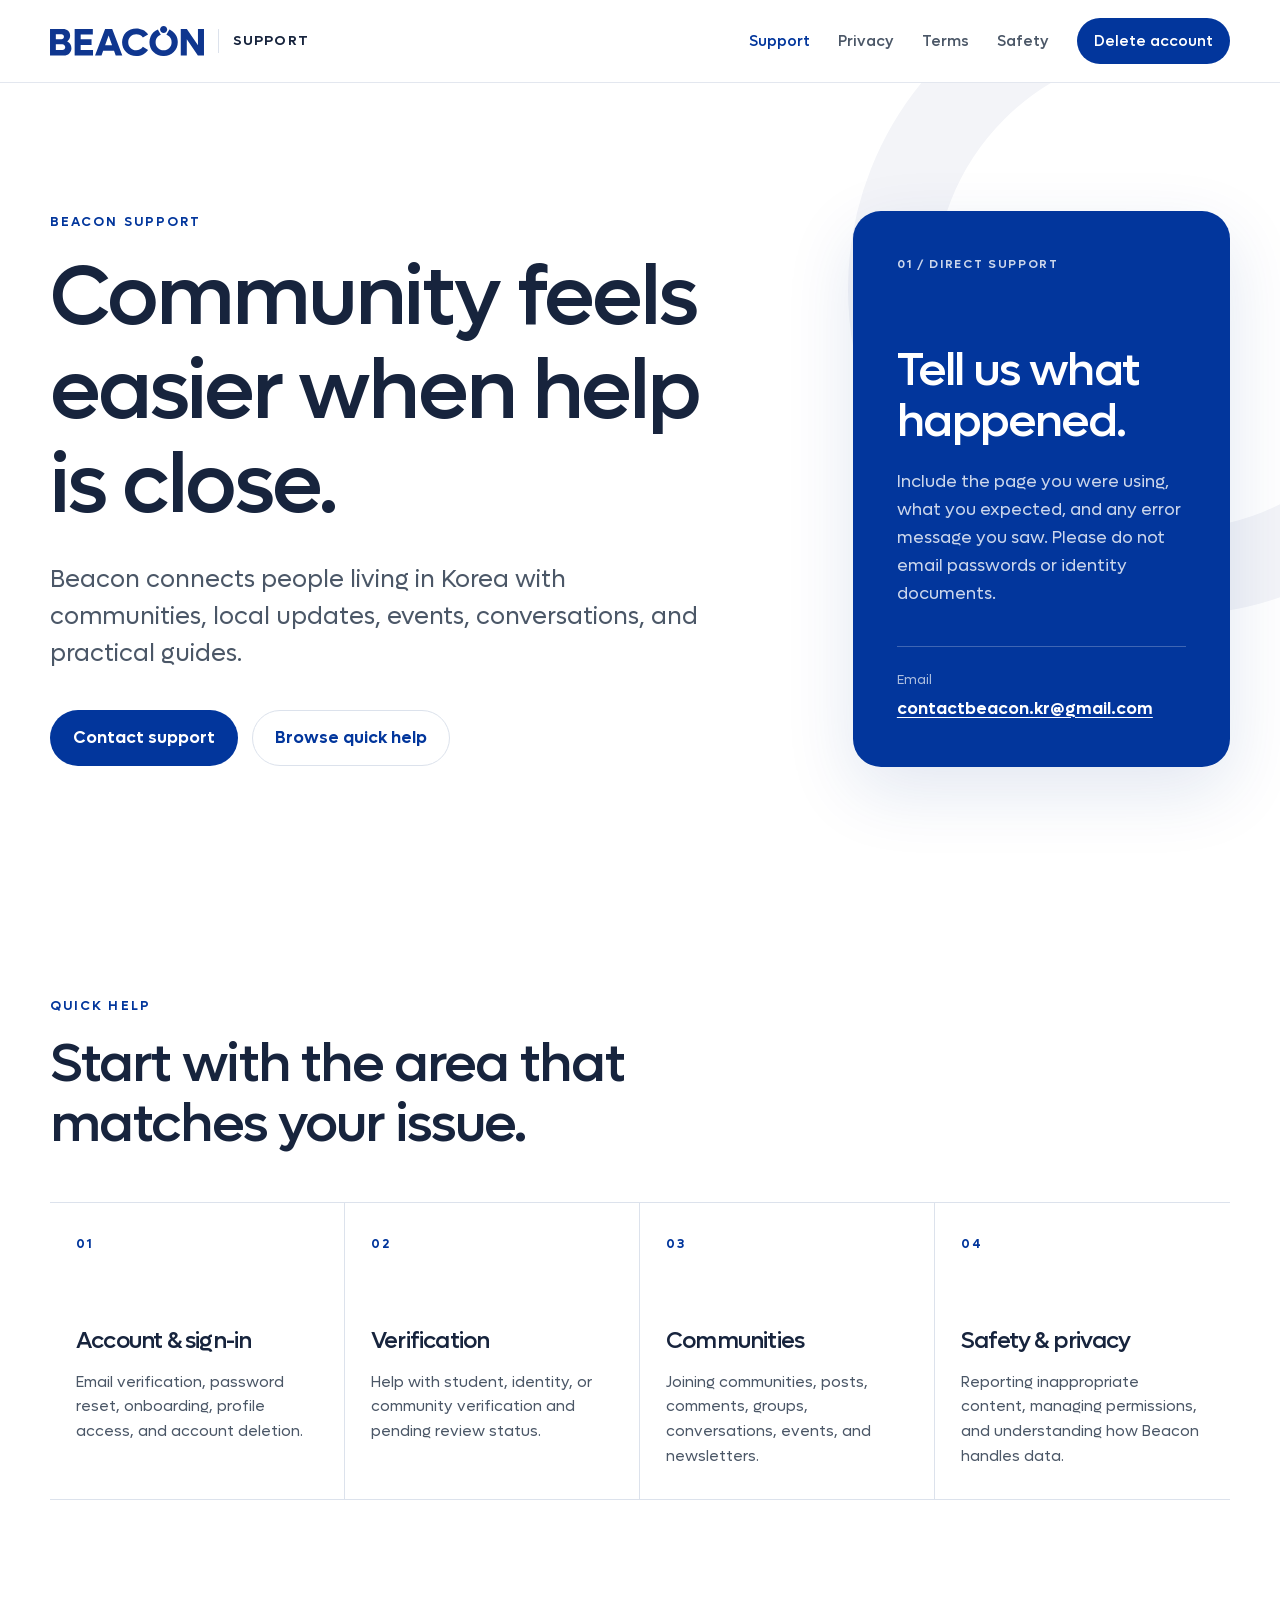
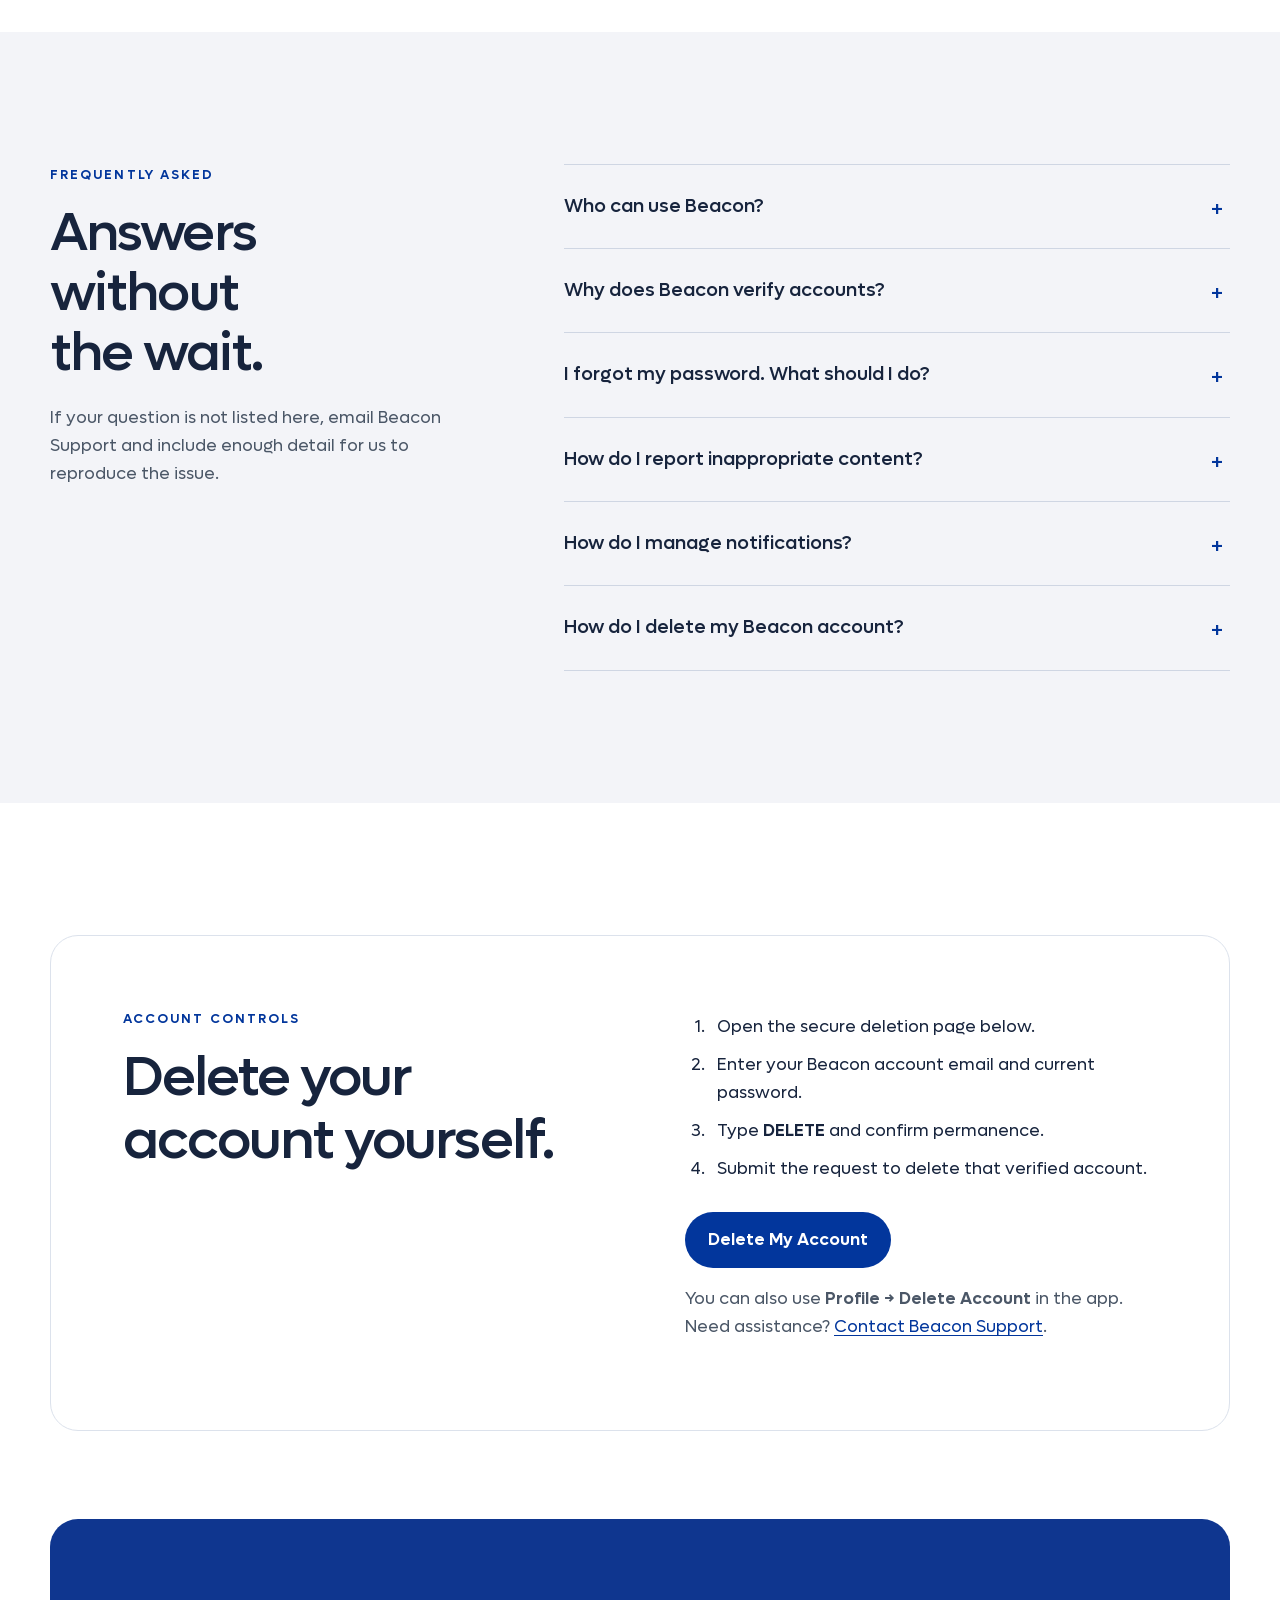
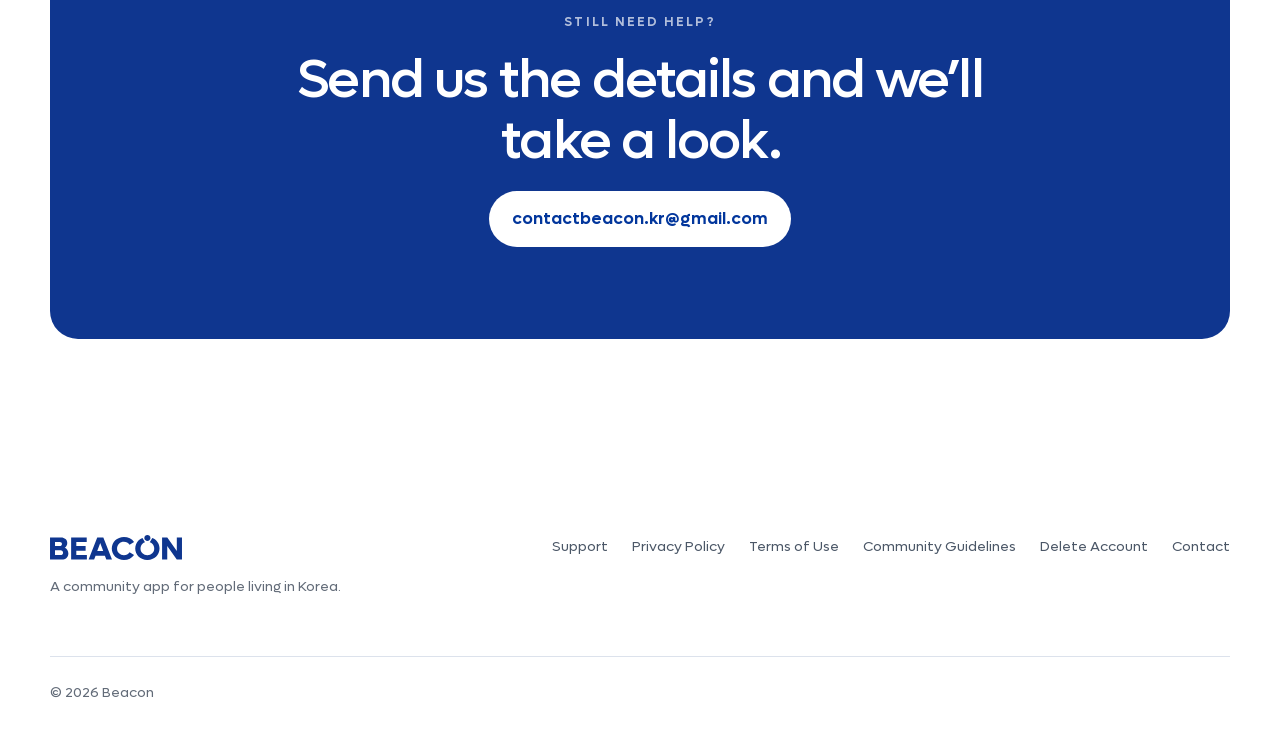
<file: index.html>
<!DOCTYPE html>
<html lang="en">
  <head>
    <meta charset="utf-8">
    <meta name="viewport" content="width=device-width, initial-scale=1">
    <meta
      name="description"
      content="Official support for Beacon, a community app for people living in Korea."
    >
    <meta name="theme-color" content="#02369c">
    <link
      rel="canonical"
      href="https://ycm-you-can-manage.github.io/beacon-support/"
    >
    <link rel="icon" type="image/png" href="assets/favicon.png">
    <link rel="stylesheet" href="styles.css?v=20260831">
    <title>Beacon Support</title>
  </head>
  <body>
    <a class="skip-link" href="#main-content">Skip to content</a>

    <header class="site-header">
      <div class="shell header-inner">
        <a class="brand" href="./" aria-label="Beacon Support home">
          <img src="assets/blue_beacon.svg" alt="Beacon">
          <span>Support</span>
        </a>

        <nav aria-label="Main navigation">
          <a aria-current="page" href="./">Support</a>
          <a href="privacy/">Privacy</a>
          <a href="terms/">Terms</a>
          <a href="community-guidelines/">Safety</a>
          <a class="nav-contact" href="delete-account/"
            >Delete account</a
          >
        </nav>
      </div>
    </header>

    <main id="main-content">
      <section class="hero">
        <div class="shell hero-grid">
          <div class="hero-copy">
            <p class="eyebrow">Beacon Support</p>
            <h1>Community feels easier when help is close.</h1>
            <p class="hero-lede">
              Beacon connects people living in Korea with communities, local
              updates, events, conversations, and practical guides.
            </p>
            <div class="hero-actions">
              <a
                class="button button-primary"
                href="mailto:contactbeacon.kr@gmail.com?subject=Beacon%20Support%20Request"
                >Contact support</a
              >
              <a class="button button-secondary" href="#quick-help"
                >Browse quick help</a
              >
            </div>
          </div>

          <aside class="contact-panel" aria-labelledby="contact-heading">
            <p class="panel-index">01 / Direct support</p>
            <h2 id="contact-heading">Tell us what happened.</h2>
            <p>
              Include the page you were using, what you expected, and any error
              message you saw. Please do not email passwords or identity
              documents.
            </p>
            <div class="contact-address">
              <span>Email</span>
              <a href="mailto:contactbeacon.kr@gmail.com"
                >contactbeacon.kr@gmail.com</a
              >
            </div>
          </aside>
        </div>
      </section>

      <section class="section section-plain" id="quick-help">
        <div class="shell">
          <div class="section-heading">
            <p class="eyebrow">Quick help</p>
            <h2>Start with the area that matches your issue.</h2>
          </div>

          <div class="topic-grid">
            <article class="topic-card">
              <span class="topic-number">01</span>
              <h3>Account &amp; sign-in</h3>
              <p>
                Email verification, password reset, onboarding, profile access,
                and account deletion.
              </p>
            </article>
            <article class="topic-card">
              <span class="topic-number">02</span>
              <h3>Verification</h3>
              <p>
                Help with student, identity, or community verification and
                pending review status.
              </p>
            </article>
            <article class="topic-card">
              <span class="topic-number">03</span>
              <h3>Communities</h3>
              <p>
                Joining communities, posts, comments, groups, conversations,
                events, and newsletters.
              </p>
            </article>
            <article class="topic-card">
              <span class="topic-number">04</span>
              <h3>Safety &amp; privacy</h3>
              <p>
                Reporting inappropriate content, managing permissions, and
                understanding how Beacon handles data.
              </p>
            </article>
          </div>
        </div>
      </section>

      <section class="section section-tint" aria-labelledby="faq-heading">
        <div class="shell faq-layout">
          <div class="section-heading sticky-heading">
            <p class="eyebrow">Frequently asked</p>
            <h2 id="faq-heading">Answers without the wait.</h2>
            <p>
              If your question is not listed here, email Beacon Support and
              include enough detail for us to reproduce the issue.
            </p>
          </div>

          <div class="faq-list">
            <details>
              <summary>Who can use Beacon?</summary>
              <p>
                Beacon is a community app for people living in Korea. It is not
                limited to students; workers, newcomers, and long-term
                residents can also create an account and join relevant
                communities.
              </p>
            </details>
            <details>
              <summary>Why does Beacon verify accounts?</summary>
              <p>
                Verification helps keep communities relevant and trustworthy.
                The verification method depends on the user and community.
                Verification files are handled separately from public profile
                content.
              </p>
            </details>
            <details>
              <summary>I forgot my password. What should I do?</summary>
              <p>
                On the Beacon sign-in screen, choose “Forgot password?” and
                follow the instructions sent to your account email. Check your
                spam folder if the message does not arrive.
              </p>
            </details>
            <details>
              <summary>How do I report inappropriate content?</summary>
              <p>
                Open the menu on the relevant post, comment, message, user, or
                event and choose Report. To immediately hide a user's content,
                choose Report &amp; Block User. Beacon reviews reports of
                objectionable content within 24 hours.
              </p>
            </details>
            <details>
              <summary>How do I manage notifications?</summary>
              <p>
                Open Profile and select Notifications to update Beacon
                notification preferences. Device-level notification permission
                can also be changed in iOS or Android settings.
              </p>
            </details>
            <details>
              <summary>How do I delete my Beacon account?</summary>
              <p>
                Use the secure
                <a href="delete-account/">account deletion website</a>, or in
                Beacon open Profile → Delete Account. Enter your current
                password, confirm that deletion is permanent, and complete the
                request. Both methods verify the signed-in account owner before
                deletion.
              </p>
            </details>
          </div>
        </div>
      </section>

      <section class="section account-section" aria-labelledby="delete-heading">
        <div class="shell account-card">
          <div>
            <p class="eyebrow">Account controls</p>
            <h2 id="delete-heading">Delete your account yourself.</h2>
          </div>
          <div class="account-steps">
            <ol>
              <li>Open the secure deletion page below.</li>
              <li>Enter your Beacon account email and current password.</li>
              <li>Type <strong>DELETE</strong> and confirm permanence.</li>
              <li>Submit the request to delete that verified account.</li>
            </ol>
            <a class="button button-primary" href="delete-account/"
              >Delete My Account</a
            >
            <p>
              You can also use <strong>Profile → Delete Account</strong> in the
              app. Need assistance?
              <a href="mailto:contactbeacon.kr@gmail.com"
                >Contact Beacon Support</a
              >.
            </p>
          </div>
        </div>
      </section>

      <section class="section closing-section">
        <div class="shell closing-card">
          <p class="eyebrow">Still need help?</p>
          <h2>Send us the details and we’ll take a look.</h2>
          <a
            class="button button-light"
            href="mailto:contactbeacon.kr@gmail.com?subject=Beacon%20Support%20Request"
            >contactbeacon.kr@gmail.com</a
          >
        </div>
      </section>
    </main>

    <footer class="site-footer">
      <div class="shell footer-inner">
        <div>
          <img src="assets/blue_beacon.svg" alt="Beacon">
          <p>A community app for people living in Korea.</p>
        </div>
        <div class="footer-links">
          <a href="./">Support</a>
          <a href="privacy/">Privacy Policy</a>
          <a href="terms/">Terms of Use</a>
          <a href="community-guidelines/">Community Guidelines</a>
          <a href="delete-account/">Delete Account</a>
          <a href="mailto:contactbeacon.kr@gmail.com">Contact</a>
        </div>
        <p class="copyright">
          © <span data-current-year>2026</span> Beacon
        </p>
      </div>
    </footer>

    <script src="script.js"></script>
  </body>
</html>
</file>
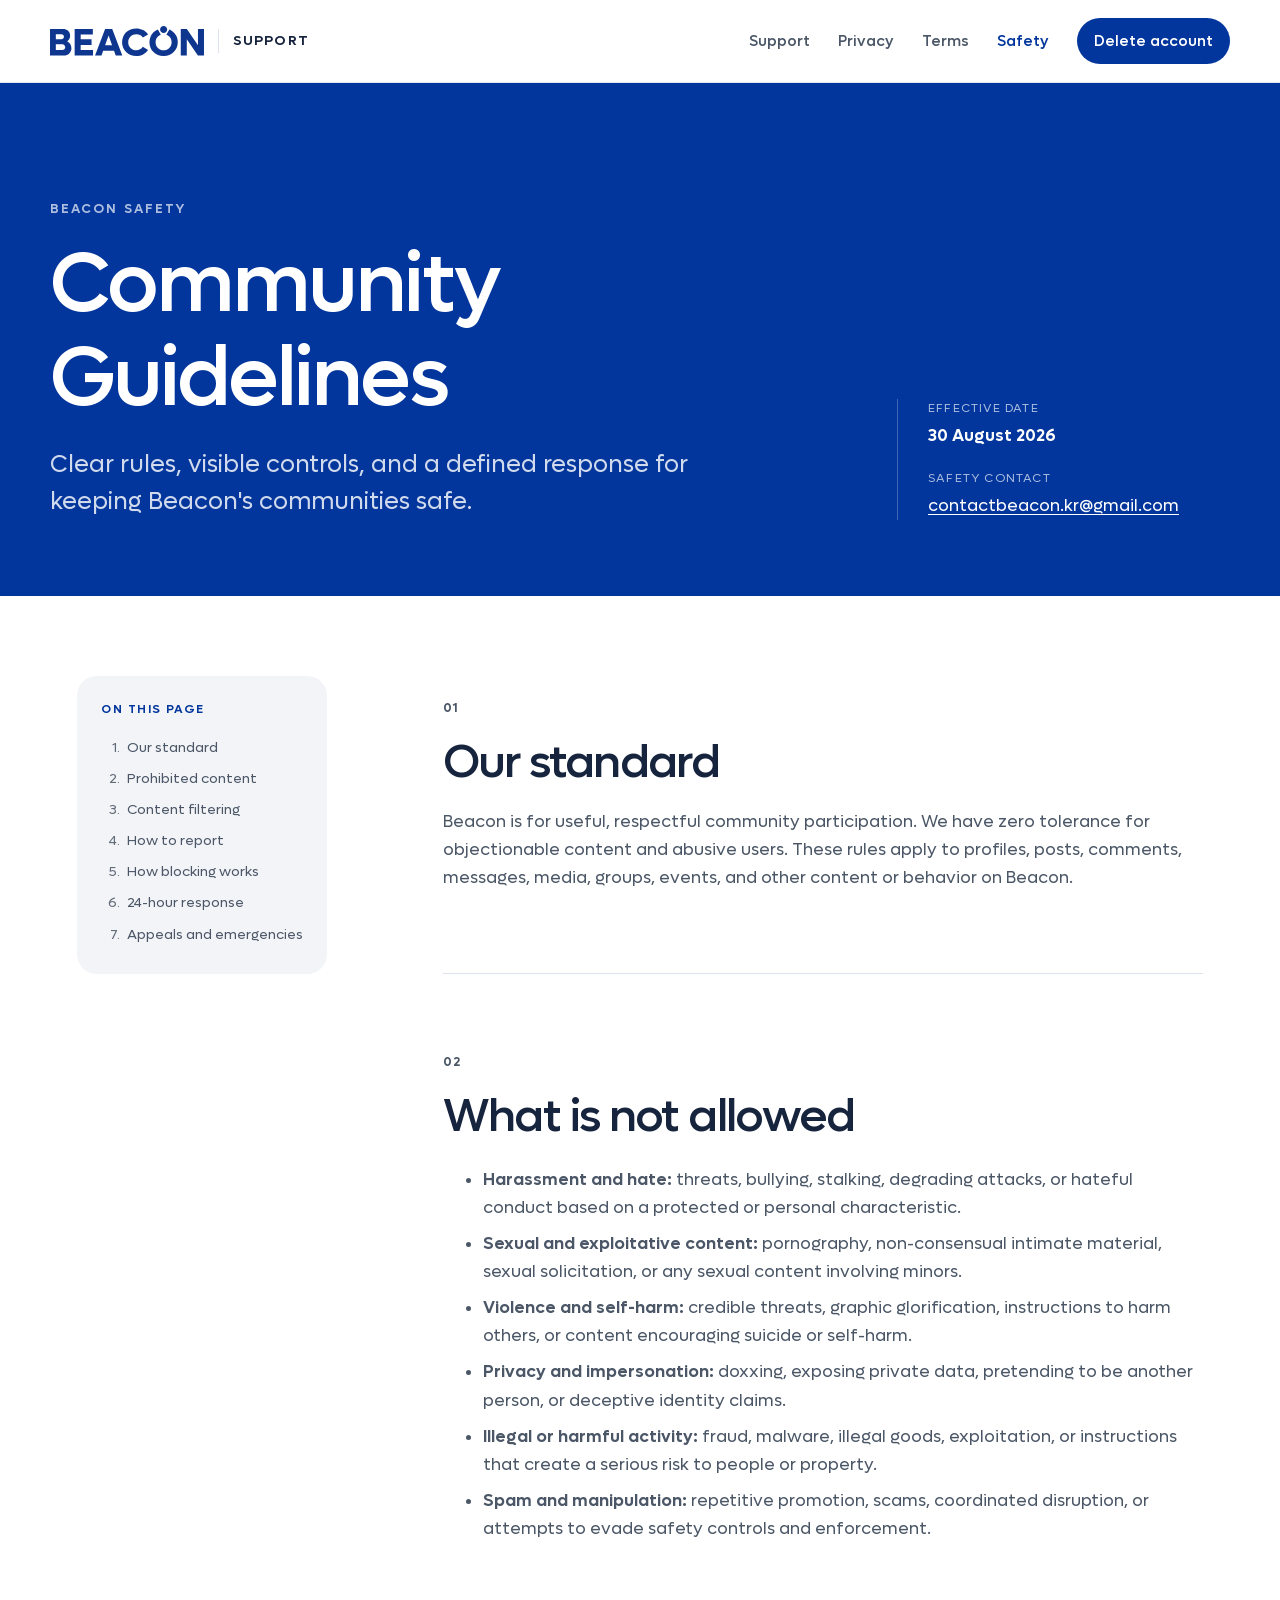
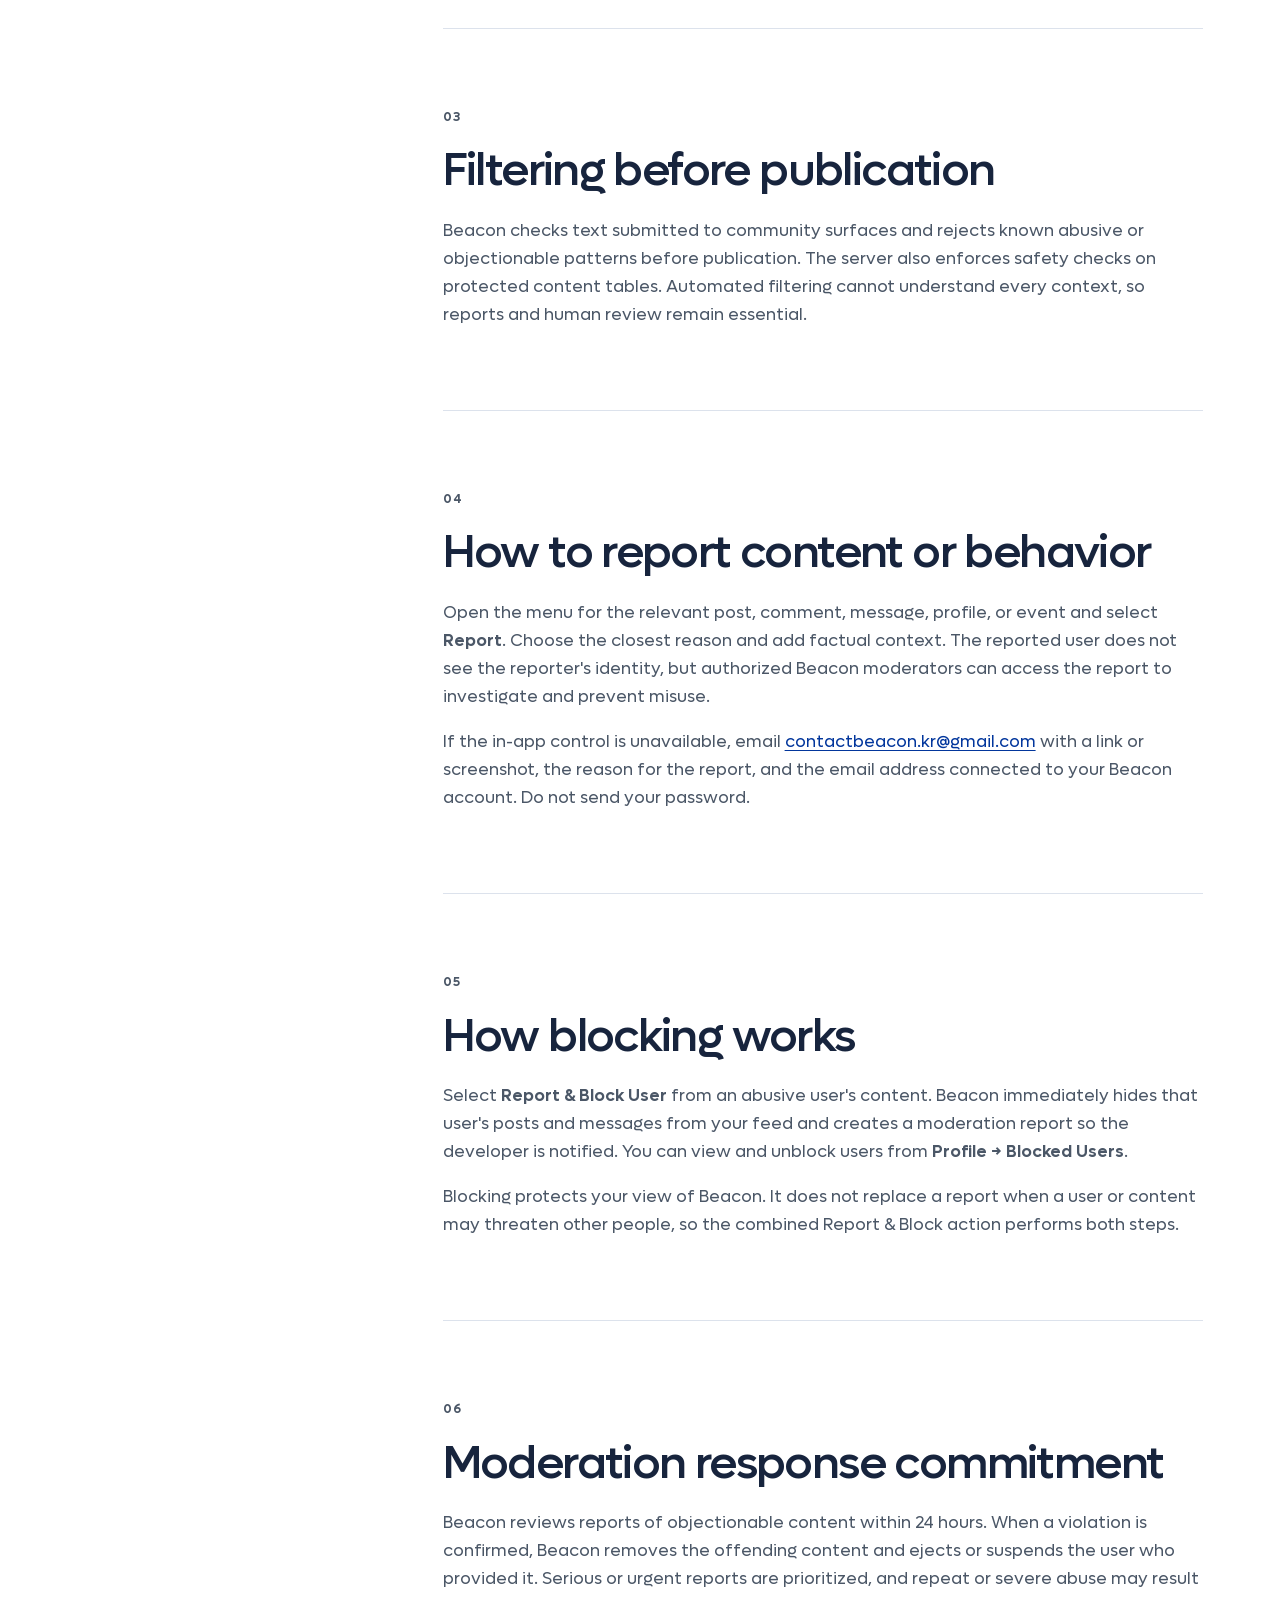
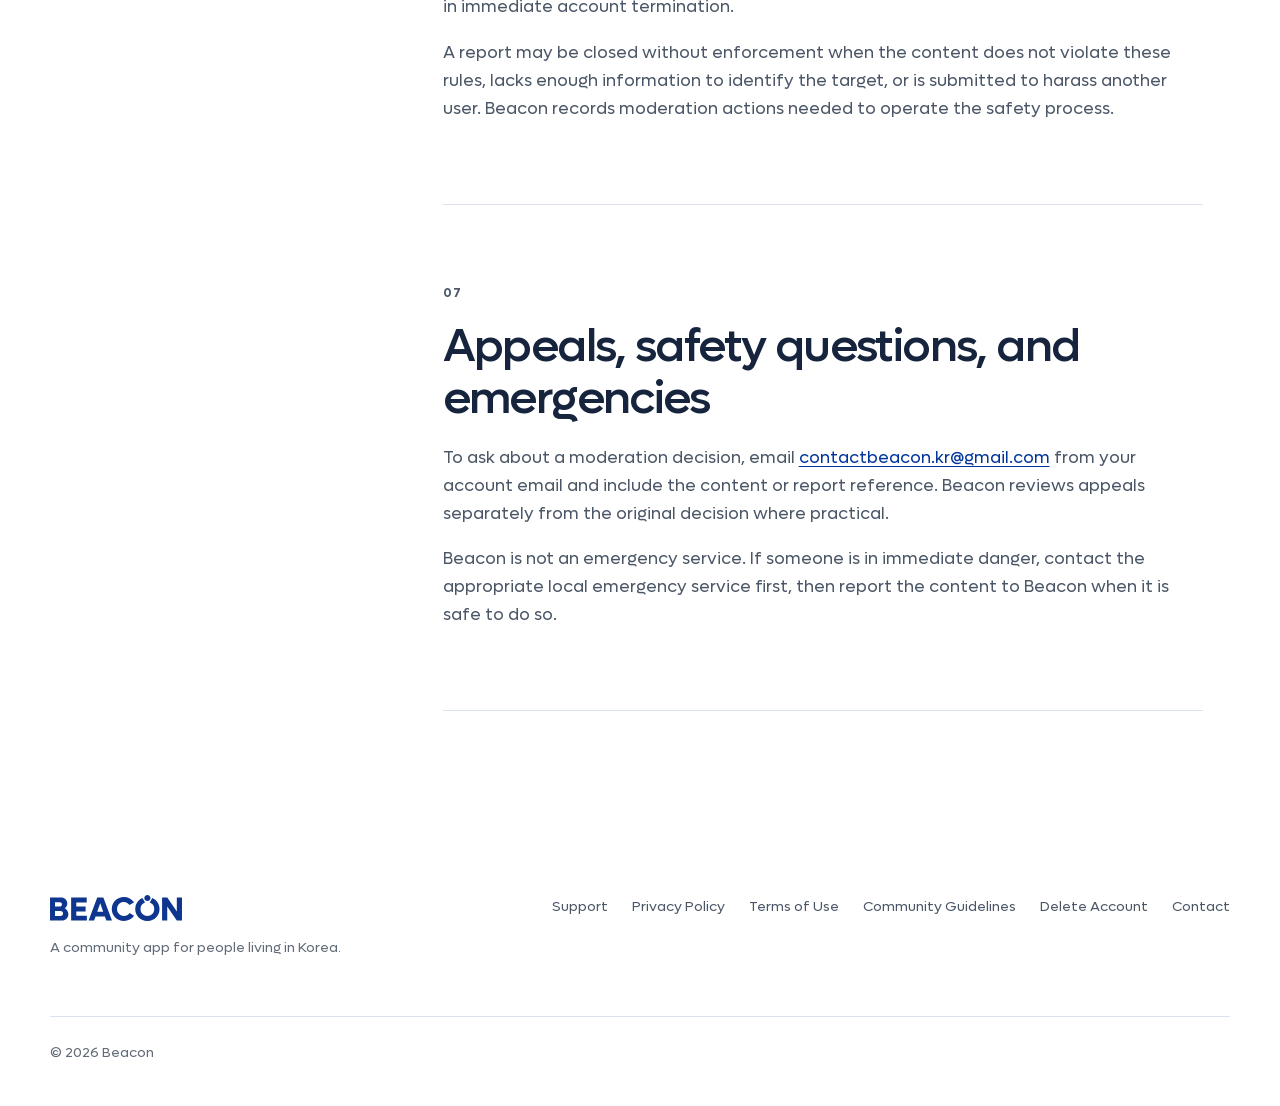
<file: community-guidelines/index.html>
<!DOCTYPE html>
<html lang="en">
  <head>
    <meta charset="utf-8">
    <meta name="viewport" content="width=device-width, initial-scale=1">
    <meta
      name="description"
      content="Beacon Community Guidelines covering prohibited content, reporting, blocking, and moderation response."
    >
    <meta name="theme-color" content="#02369c">
    <link
      rel="canonical"
      href="https://ycm-you-can-manage.github.io/beacon-support/community-guidelines/"
    >
    <link rel="icon" type="image/png" href="../assets/favicon.png">
    <link rel="stylesheet" href="../styles.css?v=20260831">
    <title>Community Guidelines — Beacon</title>
  </head>
  <body>
    <a class="skip-link" href="#main-content">Skip to content</a>

    <header class="site-header">
      <div class="shell header-inner">
        <a class="brand" href="../" aria-label="Beacon Support home">
          <img src="../assets/blue_beacon.svg" alt="Beacon">
          <span>Support</span>
        </a>
        <nav aria-label="Main navigation">
          <a href="../">Support</a>
          <a href="../privacy/">Privacy</a>
          <a href="../terms/">Terms</a>
          <a aria-current="page" href="./">Safety</a>
          <a class="nav-contact" href="../delete-account/"
            >Delete account</a
          >
        </nav>
      </div>
    </header>

    <main id="main-content">
      <section class="policy-hero">
        <div class="shell policy-hero-grid">
          <div>
            <p class="eyebrow">Beacon Safety</p>
            <h1>Community Guidelines</h1>
            <p class="hero-lede">
              Clear rules, visible controls, and a defined response for keeping
              Beacon's communities safe.
            </p>
          </div>
          <div class="policy-meta">
            <span>Effective date</span>
            <strong>30 August 2026</strong>
            <span>Safety contact</span>
            <a href="mailto:contactbeacon.kr@gmail.com"
              >contactbeacon.kr@gmail.com</a
            >
          </div>
        </div>
      </section>

      <div class="shell policy-layout">
        <aside class="policy-nav" aria-label="Community guideline contents">
          <p>On this page</p>
          <ol>
            <li><a href="#standard">Our standard</a></li>
            <li><a href="#prohibited">Prohibited content</a></li>
            <li><a href="#filtering">Content filtering</a></li>
            <li><a href="#reporting">How to report</a></li>
            <li><a href="#blocking">How blocking works</a></li>
            <li><a href="#response">24-hour response</a></li>
            <li><a href="#appeals">Appeals and emergencies</a></li>
          </ol>
        </aside>

        <article class="policy-content">
          <section id="standard">
            <p class="policy-number">01</p>
            <h2>Our standard</h2>
            <p>
              Beacon is for useful, respectful community participation. We
              have zero tolerance for objectionable content and abusive users.
              These rules apply to profiles, posts, comments, messages, media,
              groups, events, and other content or behavior on Beacon.
            </p>
          </section>

          <section id="prohibited">
            <p class="policy-number">02</p>
            <h2>What is not allowed</h2>
            <ul>
              <li>
                <strong>Harassment and hate:</strong> threats, bullying,
                stalking, degrading attacks, or hateful conduct based on a
                protected or personal characteristic.
              </li>
              <li>
                <strong>Sexual and exploitative content:</strong> pornography,
                non-consensual intimate material, sexual solicitation, or any
                sexual content involving minors.
              </li>
              <li>
                <strong>Violence and self-harm:</strong> credible threats,
                graphic glorification, instructions to harm others, or content
                encouraging suicide or self-harm.
              </li>
              <li>
                <strong>Privacy and impersonation:</strong> doxxing, exposing
                private data, pretending to be another person, or deceptive
                identity claims.
              </li>
              <li>
                <strong>Illegal or harmful activity:</strong> fraud, malware,
                illegal goods, exploitation, or instructions that create a
                serious risk to people or property.
              </li>
              <li>
                <strong>Spam and manipulation:</strong> repetitive promotion,
                scams, coordinated disruption, or attempts to evade safety
                controls and enforcement.
              </li>
            </ul>
          </section>

          <section id="filtering">
            <p class="policy-number">03</p>
            <h2>Filtering before publication</h2>
            <p>
              Beacon checks text submitted to community surfaces and rejects
              known abusive or objectionable patterns before publication. The
              server also enforces safety checks on protected content tables.
              Automated filtering cannot understand every context, so reports
              and human review remain essential.
            </p>
          </section>

          <section id="reporting">
            <p class="policy-number">04</p>
            <h2>How to report content or behavior</h2>
            <p>
              Open the menu for the relevant post, comment, message, profile,
              or event and select <strong>Report</strong>. Choose the closest
              reason and add factual context. The reported user does not see
              the reporter's identity, but authorized Beacon moderators can
              access the report to investigate and prevent misuse.
            </p>
            <p>
              If the in-app control is unavailable, email
              <a href="mailto:contactbeacon.kr@gmail.com"
                >contactbeacon.kr@gmail.com</a
              > with a link or screenshot, the reason for the report, and the
              email address connected to your Beacon account. Do not send your
              password.
            </p>
          </section>

          <section id="blocking">
            <p class="policy-number">05</p>
            <h2>How blocking works</h2>
            <p>
              Select <strong>Report &amp; Block User</strong> from an abusive
              user's content. Beacon immediately hides that user's posts and
              messages from your feed and creates a moderation report so the
              developer is notified. You can view and unblock users from
              <strong>Profile → Blocked Users</strong>.
            </p>
            <p>
              Blocking protects your view of Beacon. It does not replace a
              report when a user or content may threaten other people, so the
              combined Report &amp; Block action performs both steps.
            </p>
          </section>

          <section id="response">
            <p class="policy-number">06</p>
            <h2>Moderation response commitment</h2>
            <p>
              Beacon reviews reports of objectionable content within 24 hours.
              When a violation is confirmed, Beacon removes the offending
              content and ejects or suspends the user who provided it. Serious
              or urgent reports are prioritized, and repeat or severe abuse may
              result in immediate account termination.
            </p>
            <p>
              A report may be closed without enforcement when the content does
              not violate these rules, lacks enough information to identify the
              target, or is submitted to harass another user. Beacon records
              moderation actions needed to operate the safety process.
            </p>
          </section>

          <section id="appeals">
            <p class="policy-number">07</p>
            <h2>Appeals, safety questions, and emergencies</h2>
            <p>
              To ask about a moderation decision, email
              <a href="mailto:contactbeacon.kr@gmail.com"
                >contactbeacon.kr@gmail.com</a
              > from your account email and include the content or report
              reference. Beacon reviews appeals separately from the original
              decision where practical.
            </p>
            <p>
              Beacon is not an emergency service. If someone is in immediate
              danger, contact the appropriate local emergency service first,
              then report the content to Beacon when it is safe to do so.
            </p>
          </section>
        </article>
      </div>
    </main>

    <footer class="site-footer">
      <div class="shell footer-inner">
        <div>
          <img src="../assets/blue_beacon.svg" alt="Beacon">
          <p>A community app for people living in Korea.</p>
        </div>
        <div class="footer-links">
          <a href="../">Support</a>
          <a href="../privacy/">Privacy Policy</a>
          <a href="../terms/">Terms of Use</a>
          <a href="./">Community Guidelines</a>
          <a href="../delete-account/">Delete Account</a>
          <a href="mailto:contactbeacon.kr@gmail.com">Contact</a>
        </div>
        <p class="copyright">© <span data-current-year>2026</span> Beacon</p>
      </div>
    </footer>

    <script src="../script.js"></script>
  </body>
</html>
</file>
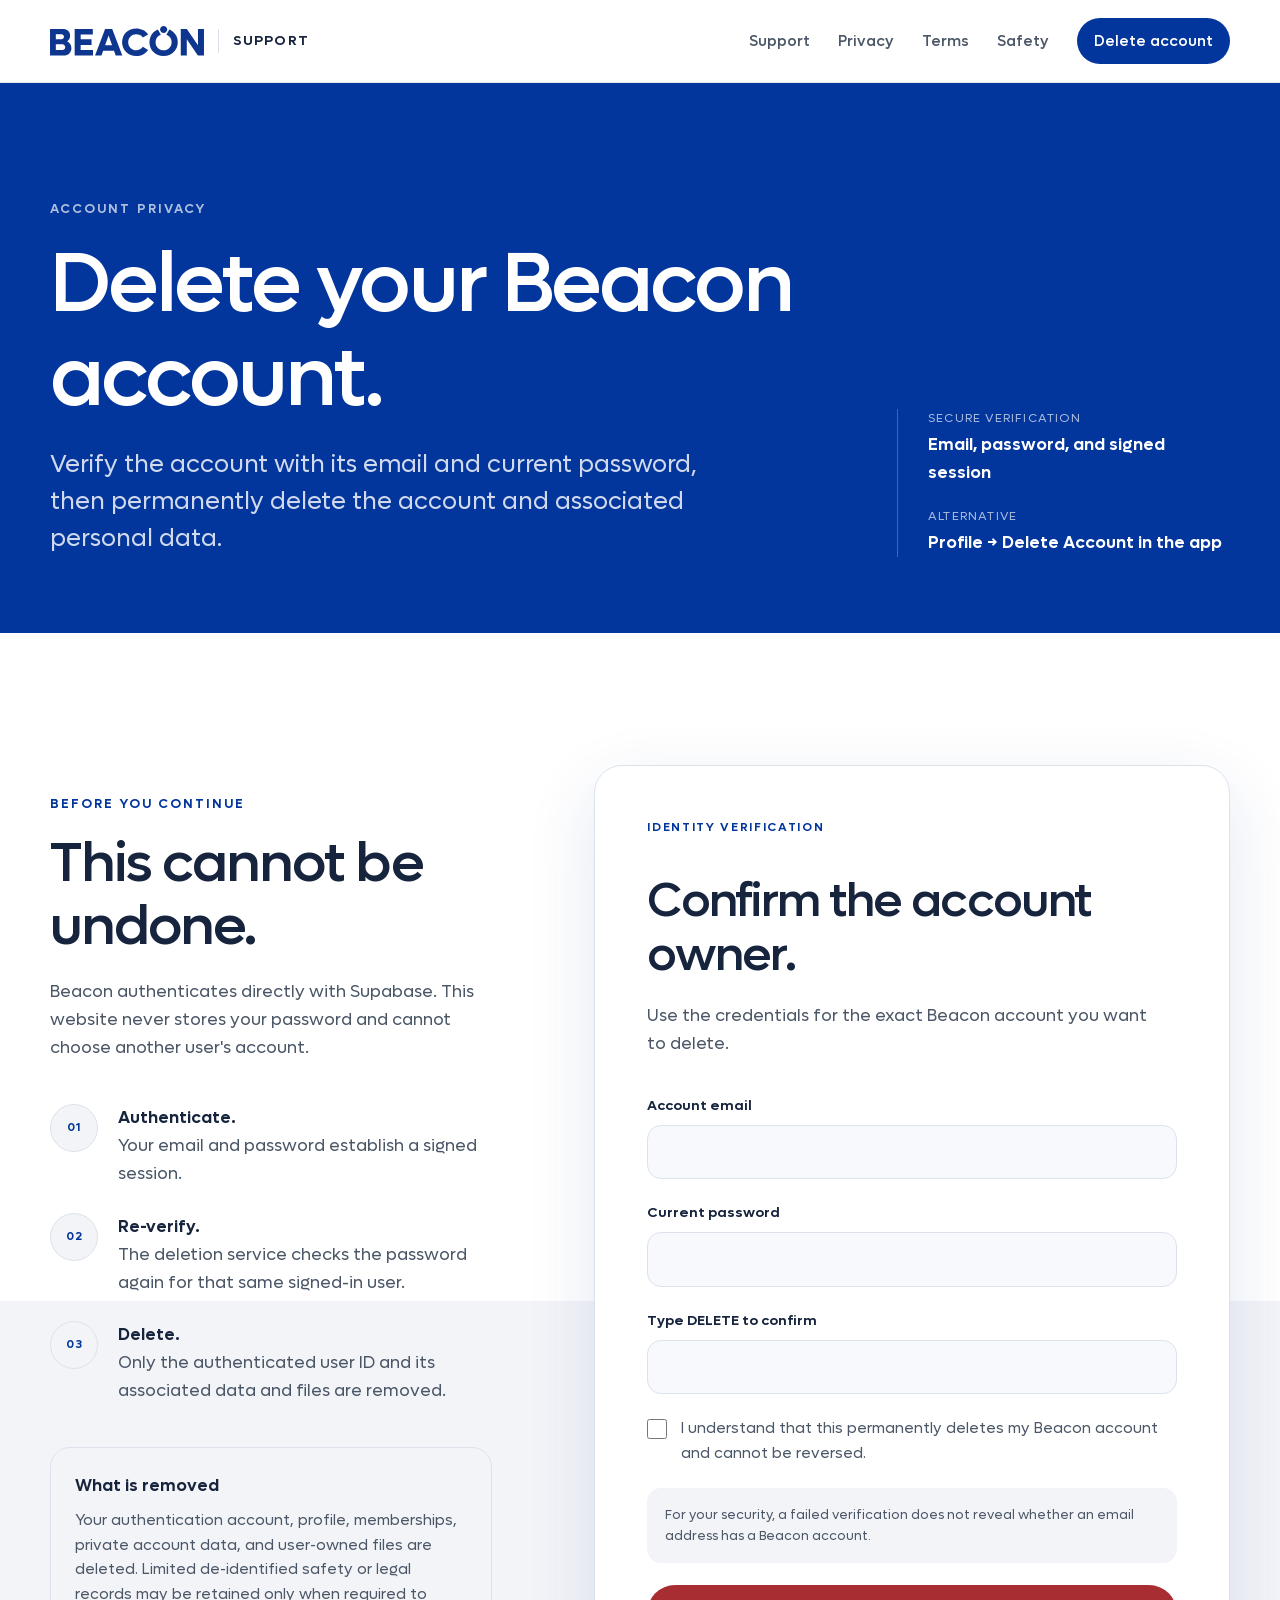
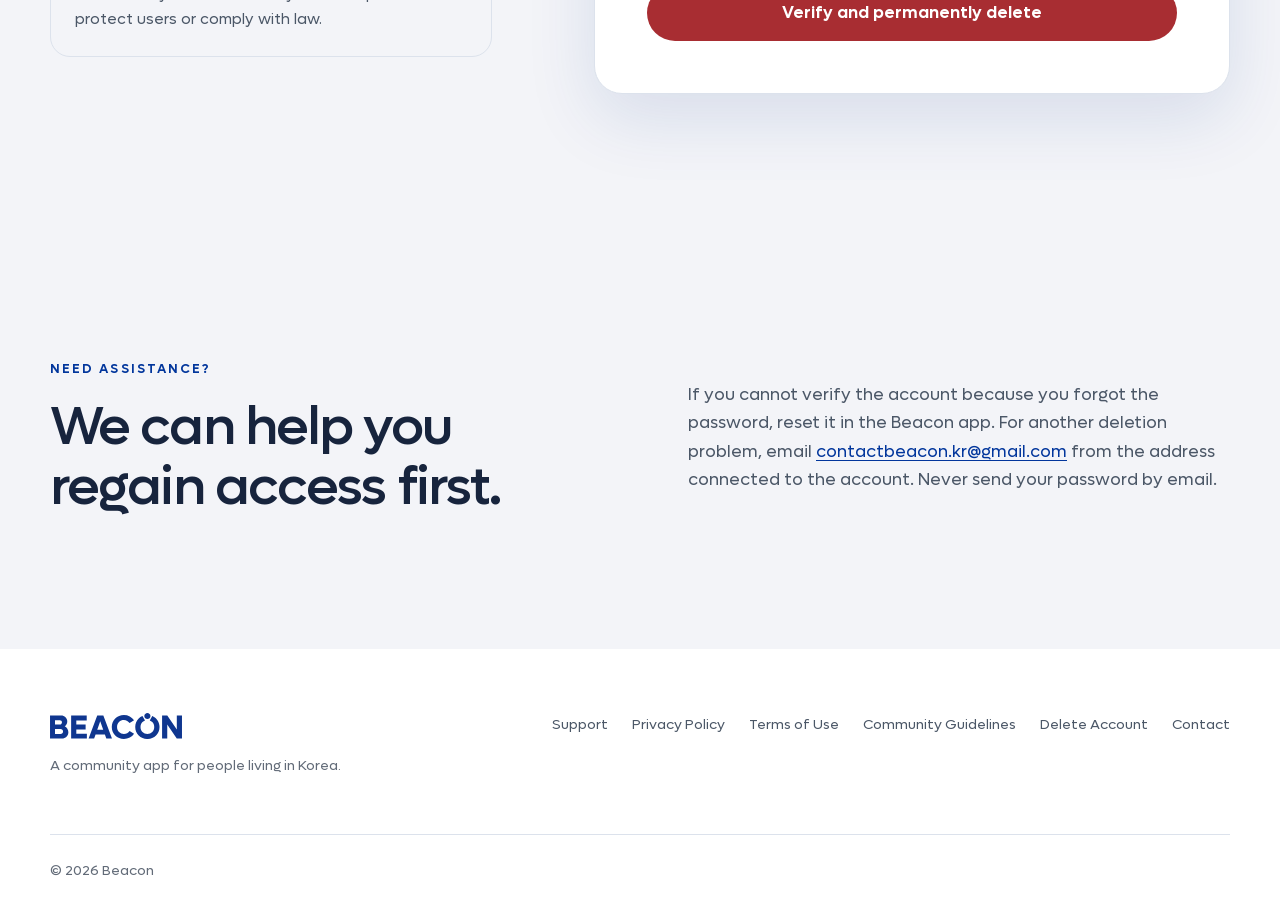
<file: delete-account/index.html>
<!DOCTYPE html>
<html lang="en">
  <head>
    <meta charset="utf-8">
    <meta name="viewport" content="width=device-width, initial-scale=1">
    <meta
      name="description"
      content="Securely verify your identity and permanently delete your Beacon account and associated personal data."
    >
    <meta
      http-equiv="Content-Security-Policy"
      content="default-src 'self'; connect-src https://sfjjclirtcvujkfwqshb.supabase.co; img-src 'self' data:; style-src 'self'; script-src 'self'; base-uri 'none'; form-action 'none'; frame-ancestors 'none'; upgrade-insecure-requests"
    >
    <meta name="referrer" content="no-referrer">
    <meta name="theme-color" content="#02369c">
    <link
      rel="canonical"
      href="https://ycm-you-can-manage.github.io/beacon-support/delete-account/"
    >
    <link rel="icon" type="image/png" href="../assets/favicon.png">
    <link rel="stylesheet" href="../styles.css?v=20260831">
    <title>Delete My Account — Beacon</title>
  </head>
  <body>
    <a class="skip-link" href="#main-content">Skip to content</a>

    <header class="site-header">
      <div class="shell header-inner">
        <a class="brand" href="../" aria-label="Beacon Support home">
          <img src="../assets/blue_beacon.svg" alt="Beacon">
          <span>Support</span>
        </a>

        <nav aria-label="Main navigation">
          <a href="../">Support</a>
          <a href="../privacy/">Privacy</a>
          <a href="../terms/">Terms</a>
          <a href="../community-guidelines/">Safety</a>
          <a class="nav-contact" aria-current="page" href="./"
            >Delete account</a
          >
        </nav>
      </div>
    </header>

    <main id="main-content">
      <section class="policy-hero delete-hero">
        <div class="shell policy-hero-grid">
          <div>
            <p class="eyebrow">Account privacy</p>
            <h1>Delete your Beacon account.</h1>
            <p class="hero-lede">
              Verify the account with its email and current password, then
              permanently delete the account and associated personal data.
            </p>
          </div>
          <div class="policy-meta">
            <span>Secure verification</span>
            <strong>Email, password, and signed session</strong>
            <span>Alternative</span>
            <strong>Profile → Delete Account in the app</strong>
          </div>
        </div>
      </section>

      <section class="section delete-section" aria-labelledby="delete-form-title">
        <div class="shell delete-layout">
          <aside class="delete-guidance" aria-labelledby="before-heading">
            <p class="eyebrow">Before you continue</p>
            <h2 id="before-heading">This cannot be undone.</h2>
            <p>
              Beacon authenticates directly with Supabase. This website never
              stores your password and cannot choose another user's account.
            </p>
            <ol class="verification-steps">
              <li>
                <strong>Authenticate.</strong>
                Your email and password establish a signed session.
              </li>
              <li>
                <strong>Re-verify.</strong>
                The deletion service checks the password again for that same
                signed-in user.
              </li>
              <li>
                <strong>Delete.</strong>
                Only the authenticated user ID and its associated data and
                files are removed.
              </li>
            </ol>
            <div class="data-note">
              <strong>What is removed</strong>
              <p>
                Your authentication account, profile, memberships, private
                account data, and user-owned files are deleted. Limited
                de-identified safety or legal records may be retained only when
                required to protect users or comply with law.
              </p>
            </div>
          </aside>

          <div class="delete-form-card">
            <div id="delete-form-intro">
              <p class="panel-index">Identity verification</p>
              <h2 id="delete-form-title">Confirm the account owner.</h2>
              <p>
                Use the credentials for the exact Beacon account you want to
                delete.
              </p>
            </div>

            <div id="delete-form-loading" class="form-security-note" role="status">
              Loading the secure verification form…
            </div>

            <noscript>
              <p class="form-status">
                JavaScript is required for secure account verification. Enable
                JavaScript or use Profile → Delete Account in the Beacon app.
              </p>
            </noscript>

            <form id="delete-account-form" novalidate hidden>
              <div class="form-field">
                <label for="account-email">Account email</label>
                <input
                  id="account-email"
                  name="email"
                  type="email"
                  inputmode="email"
                  autocomplete="email"
                  maxlength="320"
                  required
                >
              </div>

              <div class="form-field">
                <label for="account-password">Current password</label>
                <input
                  id="account-password"
                  name="password"
                  type="password"
                  autocomplete="current-password"
                  minlength="6"
                  maxlength="256"
                  required
                >
              </div>

              <div class="form-field">
                <label for="delete-phrase"
                  >Type <strong>DELETE</strong> to confirm</label
                >
                <input
                  id="delete-phrase"
                  name="confirmation"
                  type="text"
                  autocomplete="off"
                  autocapitalize="characters"
                  spellcheck="false"
                  maxlength="6"
                  pattern="DELETE"
                  required
                >
              </div>

              <label class="confirmation-check">
                <input
                  id="permanent-confirmation"
                  name="permanent"
                  type="checkbox"
                  required
                >
                <span>
                  I understand that this permanently deletes my Beacon account
                  and cannot be reversed.
                </span>
              </label>

              <p class="form-security-note">
                For your security, a failed verification does not reveal
                whether an email address has a Beacon account.
              </p>

              <div
                id="delete-status"
                class="form-status"
                role="status"
                aria-live="polite"
                hidden
              ></div>

              <button id="delete-account-button" class="delete-button" type="submit">
                Verify and permanently delete
              </button>
            </form>

            <div
              id="delete-success"
              class="delete-success"
              role="status"
              tabindex="-1"
              hidden
            >
              <span class="success-mark" aria-hidden="true">✓</span>
              <h2>Account deletion completed.</h2>
              <p>
                The authenticated Beacon account has been permanently deleted.
                You can close this page.
              </p>
              <a class="button button-secondary" href="../"
                >Return to Beacon Support</a
              >
            </div>
          </div>
        </div>
      </section>

      <section class="section section-tint">
        <div class="shell deletion-help">
          <div>
            <p class="eyebrow">Need assistance?</p>
            <h2>We can help you regain access first.</h2>
          </div>
          <p>
            If you cannot verify the account because you forgot the password,
            reset it in the Beacon app. For another deletion problem, email
            <a href="mailto:contactbeacon.kr@gmail.com"
              >contactbeacon.kr@gmail.com</a
            >
            from the address connected to the account. Never send your
            password by email.
          </p>
        </div>
      </section>
    </main>

    <footer class="site-footer">
      <div class="shell footer-inner">
        <div>
          <img src="../assets/blue_beacon.svg" alt="Beacon">
          <p>A community app for people living in Korea.</p>
        </div>
        <div class="footer-links">
          <a href="../">Support</a>
          <a href="../privacy/">Privacy Policy</a>
          <a href="../terms/">Terms of Use</a>
          <a href="../community-guidelines/">Community Guidelines</a>
          <a href="./">Delete Account</a>
          <a href="mailto:contactbeacon.kr@gmail.com">Contact</a>
        </div>
        <p class="copyright">
          © <span data-current-year>2026</span> Beacon
        </p>
      </div>
    </footer>

    <script src="../script.js"></script>
    <script src="delete-account.js"></script>
  </body>
</html>
</file>
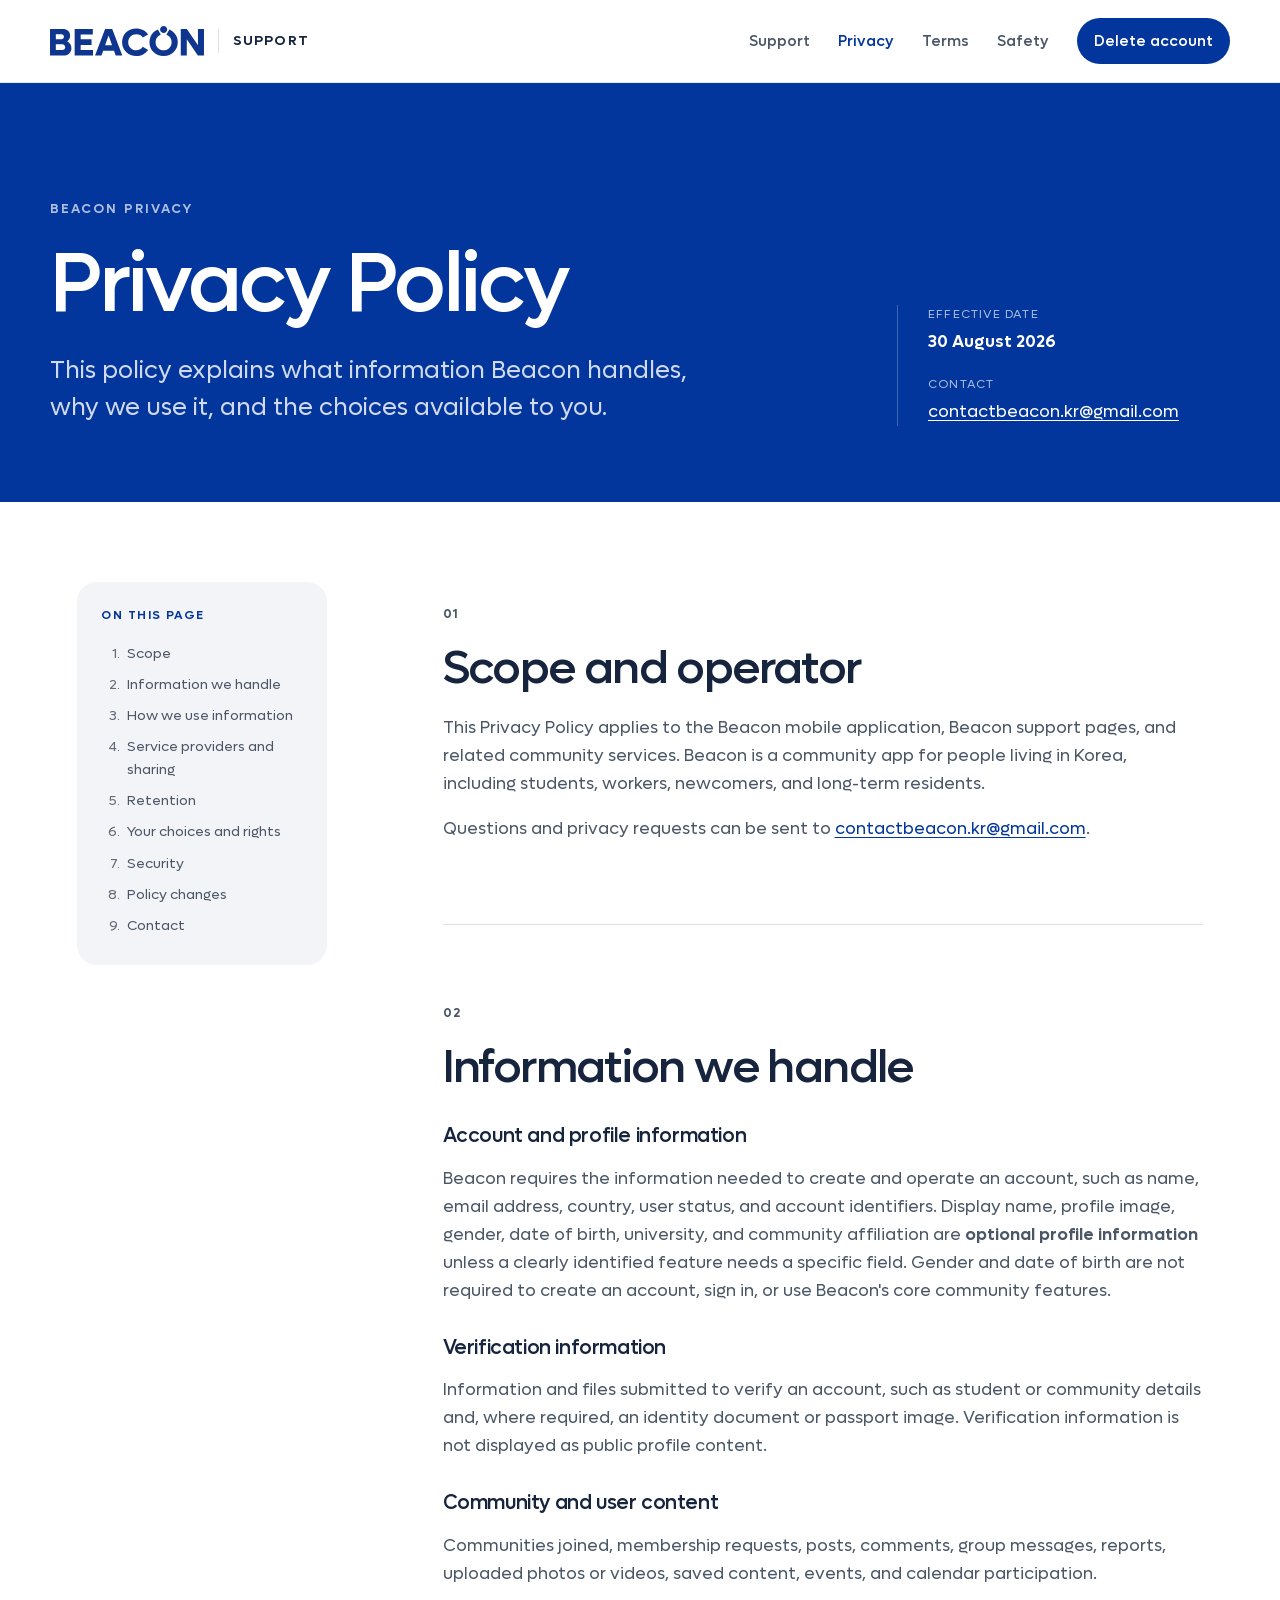
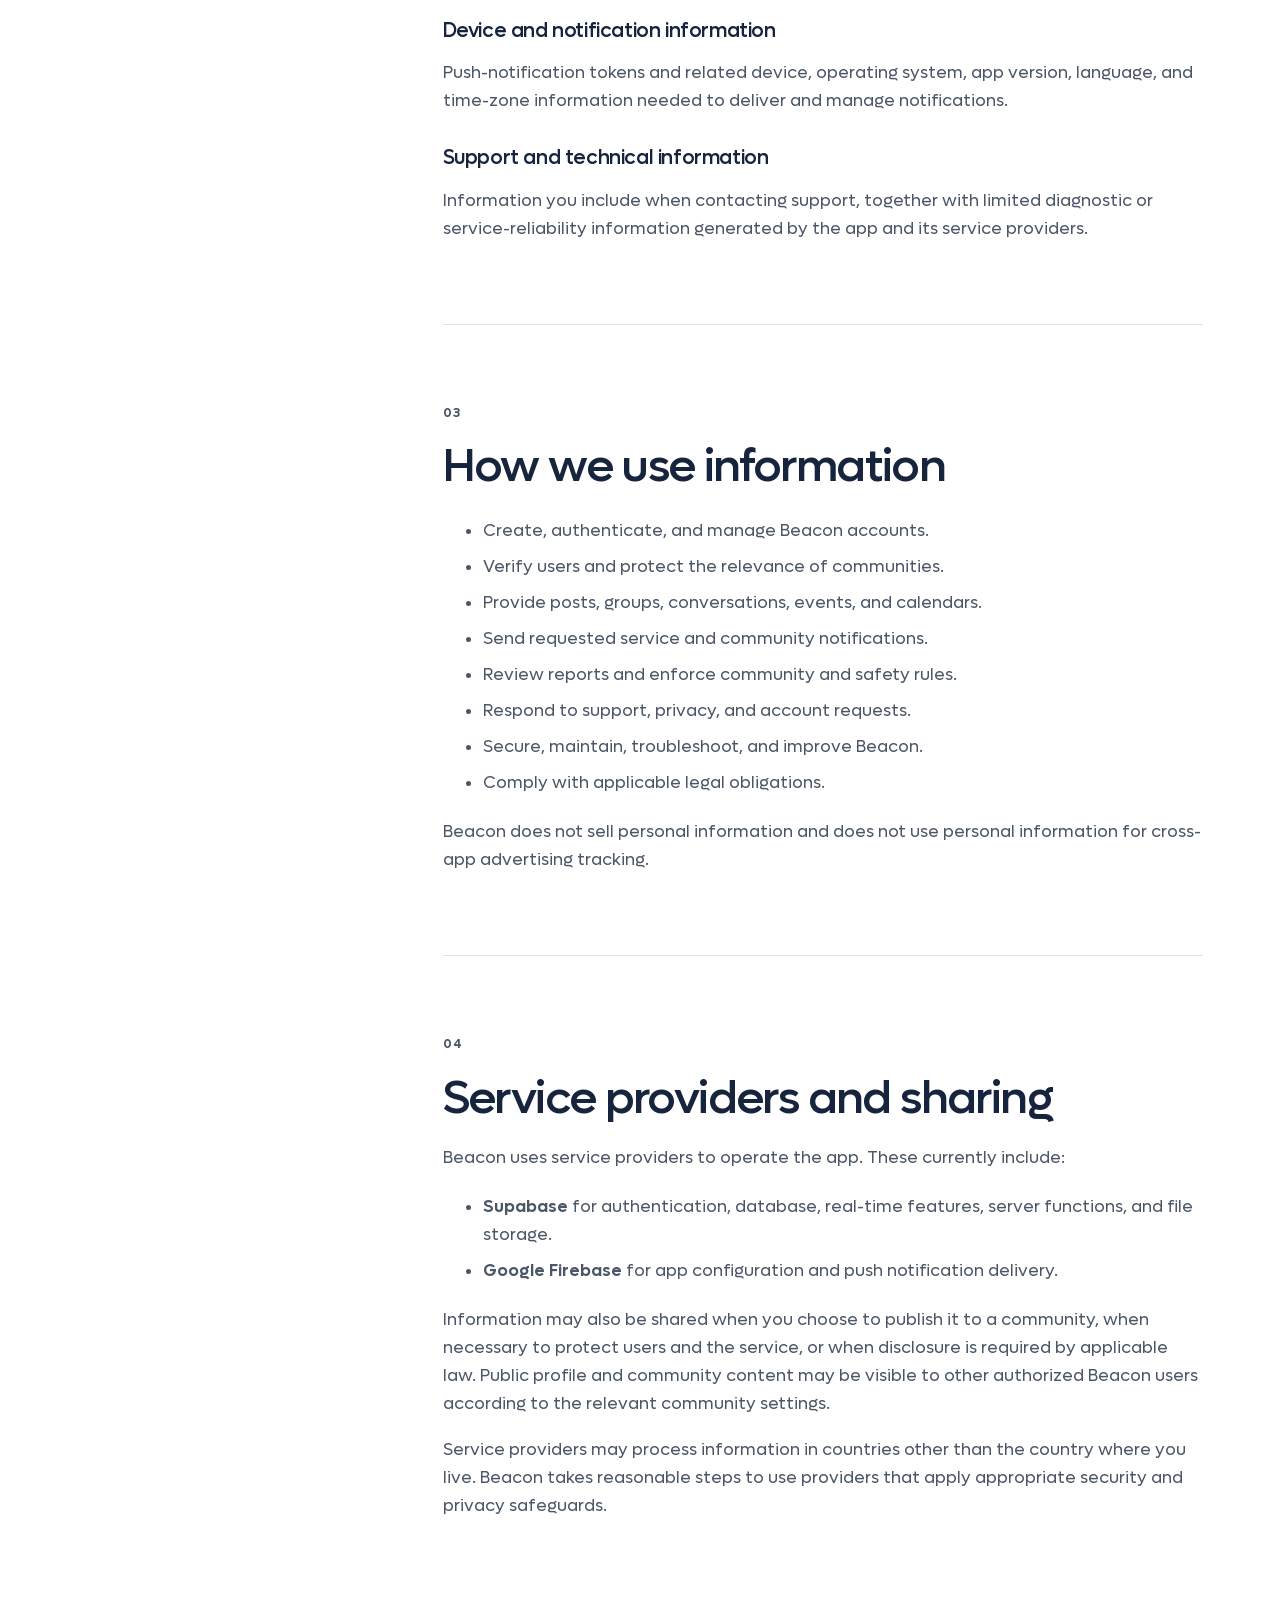
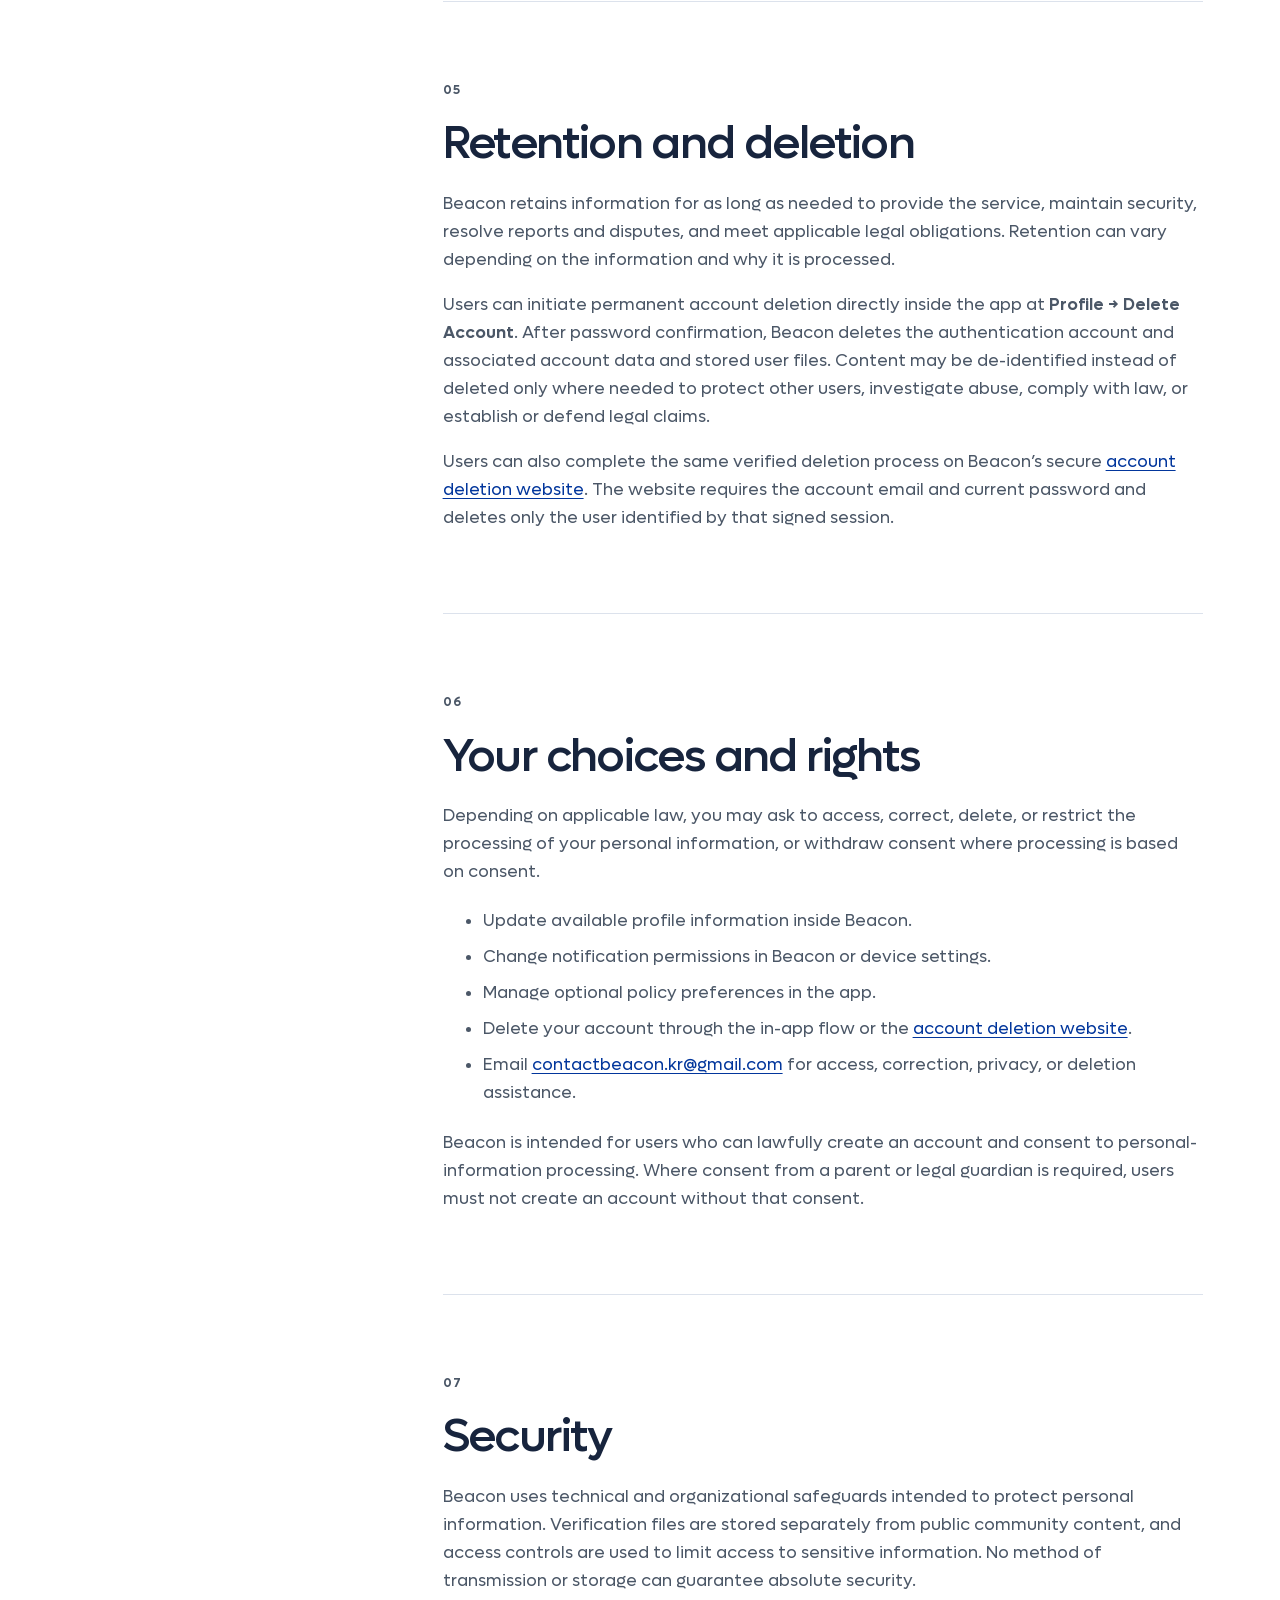
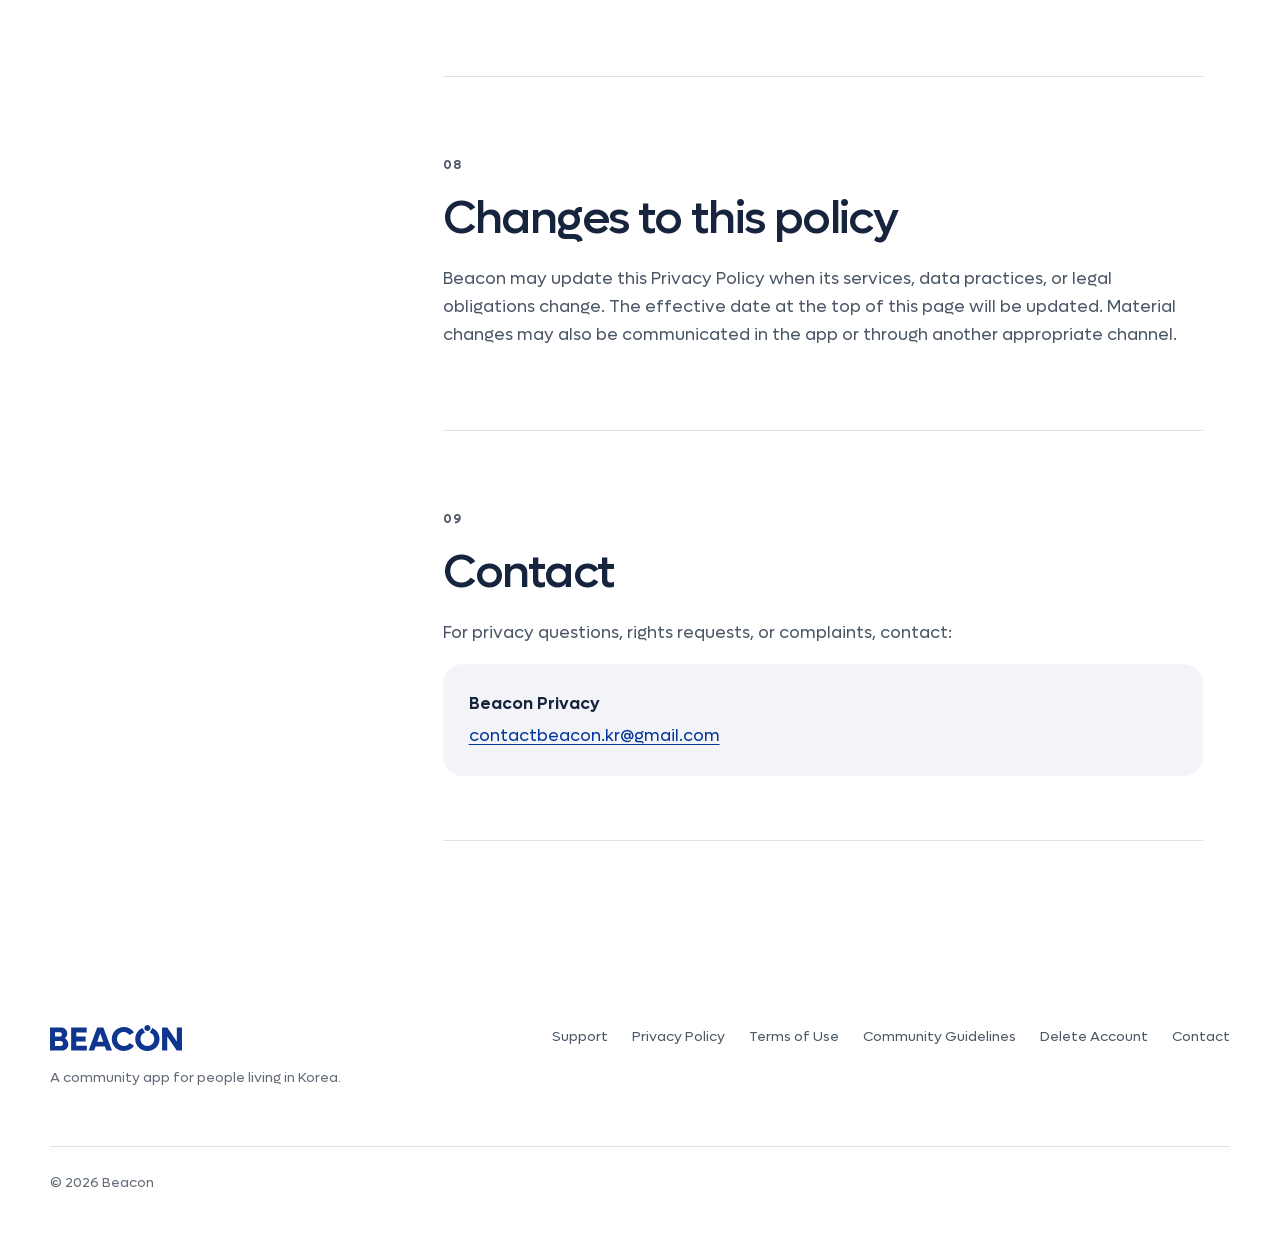
<file: privacy/index.html>
<!DOCTYPE html>
<html lang="en">
  <head>
    <meta charset="utf-8">
    <meta name="viewport" content="width=device-width, initial-scale=1">
    <meta
      name="description"
      content="Beacon Privacy Policy explaining how the community app handles personal information."
    >
    <meta name="theme-color" content="#02369c">
    <link
      rel="canonical"
      href="https://ycm-you-can-manage.github.io/beacon-support/privacy/"
    >
    <link rel="icon" type="image/png" href="../assets/favicon.png">
    <link rel="stylesheet" href="../styles.css?v=20260831">
    <title>Privacy Policy — Beacon</title>
  </head>
  <body>
    <a class="skip-link" href="#main-content">Skip to content</a>

    <header class="site-header">
      <div class="shell header-inner">
        <a class="brand" href="../" aria-label="Beacon Support home">
          <img src="../assets/blue_beacon.svg" alt="Beacon">
          <span>Support</span>
        </a>

        <nav aria-label="Main navigation">
          <a href="../">Support</a>
          <a aria-current="page" href="./">Privacy</a>
          <a href="../terms/">Terms</a>
          <a href="../community-guidelines/">Safety</a>
          <a class="nav-contact" href="../delete-account/"
            >Delete account</a
          >
        </nav>
      </div>
    </header>

    <main id="main-content">
      <section class="policy-hero">
        <div class="shell policy-hero-grid">
          <div>
            <p class="eyebrow">Beacon Privacy</p>
            <h1>Privacy Policy</h1>
            <p class="hero-lede">
              This policy explains what information Beacon handles, why we use
              it, and the choices available to you.
            </p>
          </div>
          <div class="policy-meta">
            <span>Effective date</span>
            <strong>30 August 2026</strong>
            <span>Contact</span>
            <a href="mailto:contactbeacon.kr@gmail.com"
              >contactbeacon.kr@gmail.com</a
            >
          </div>
        </div>
      </section>

      <div class="shell policy-layout">
        <aside class="policy-nav" aria-label="Privacy policy contents">
          <p>On this page</p>
          <ol>
            <li><a href="#scope">Scope</a></li>
            <li><a href="#information">Information we handle</a></li>
            <li><a href="#use">How we use information</a></li>
            <li><a href="#sharing">Service providers and sharing</a></li>
            <li><a href="#retention">Retention</a></li>
            <li><a href="#rights">Your choices and rights</a></li>
            <li><a href="#security">Security</a></li>
            <li><a href="#changes">Policy changes</a></li>
            <li><a href="#contact">Contact</a></li>
          </ol>
        </aside>

        <article class="policy-content">
          <section id="scope">
            <p class="policy-number">01</p>
            <h2>Scope and operator</h2>
            <p>
              This Privacy Policy applies to the Beacon mobile application,
              Beacon support pages, and related community services. Beacon is a
              community app for people living in Korea, including students,
              workers, newcomers, and long-term residents.
            </p>
            <p>
              Questions and privacy requests can be sent to
              <a href="mailto:contactbeacon.kr@gmail.com"
                >contactbeacon.kr@gmail.com</a
              >.
            </p>
          </section>

          <section id="information">
            <p class="policy-number">02</p>
            <h2>Information we handle</h2>

            <h3>Account and profile information</h3>
            <p>
              Beacon requires the information needed to create and operate an
              account, such as name, email address, country, user status, and
              account identifiers. Display name, profile image, gender, date of
              birth, university, and community affiliation are
              <strong>optional profile information</strong> unless a clearly
              identified feature needs a specific field. Gender and date of
              birth are not required to create an
              account, sign in, or use Beacon's core community features.
            </p>

            <h3>Verification information</h3>
            <p>
              Information and files submitted to verify an account, such as
              student or community details and, where required, an identity
              document or passport image. Verification information is not
              displayed as public profile content.
            </p>

            <h3>Community and user content</h3>
            <p>
              Communities joined, membership requests, posts, comments, group
              messages, reports, uploaded photos or videos, saved content,
              events, and calendar participation.
            </p>

            <h3>Device and notification information</h3>
            <p>
              Push-notification tokens and related device, operating system, app
              version, language, and time-zone information needed to deliver and
              manage notifications.
            </p>

            <h3>Support and technical information</h3>
            <p>
              Information you include when contacting support, together with
              limited diagnostic or service-reliability information generated
              by the app and its service providers.
            </p>
          </section>

          <section id="use">
            <p class="policy-number">03</p>
            <h2>How we use information</h2>
            <ul>
              <li>Create, authenticate, and manage Beacon accounts.</li>
              <li>Verify users and protect the relevance of communities.</li>
              <li>Provide posts, groups, conversations, events, and calendars.</li>
              <li>Send requested service and community notifications.</li>
              <li>Review reports and enforce community and safety rules.</li>
              <li>Respond to support, privacy, and account requests.</li>
              <li>Secure, maintain, troubleshoot, and improve Beacon.</li>
              <li>Comply with applicable legal obligations.</li>
            </ul>
            <p>
              Beacon does not sell personal information and does not use
              personal information for cross-app advertising tracking.
            </p>
          </section>

          <section id="sharing">
            <p class="policy-number">04</p>
            <h2>Service providers and sharing</h2>
            <p>
              Beacon uses service providers to operate the app. These currently
              include:
            </p>
            <ul>
              <li>
                <strong>Supabase</strong> for authentication, database,
                real-time features, server functions, and file storage.
              </li>
              <li>
                <strong>Google Firebase</strong> for app configuration and push
                notification delivery.
              </li>
            </ul>
            <p>
              Information may also be shared when you choose to publish it to a
              community, when necessary to protect users and the service, or
              when disclosure is required by applicable law. Public profile and
              community content may be visible to other authorized Beacon users
              according to the relevant community settings.
            </p>
            <p>
              Service providers may process information in countries other than
              the country where you live. Beacon takes reasonable steps to use
              providers that apply appropriate security and privacy safeguards.
            </p>
          </section>

          <section id="retention">
            <p class="policy-number">05</p>
            <h2>Retention and deletion</h2>
            <p>
              Beacon retains information for as long as needed to provide the
              service, maintain security, resolve reports and disputes, and meet
              applicable legal obligations. Retention can vary depending on the
              information and why it is processed.
            </p>
            <p>
              Users can initiate permanent account deletion directly inside the
              app at <strong>Profile → Delete Account</strong>. After password
              confirmation, Beacon deletes the authentication account and
              associated account data and stored user files. Content may be
              de-identified instead of deleted only where needed to protect
              other users, investigate abuse, comply with law, or establish or
              defend legal claims.
            </p>
            <p>
              Users can also complete the same verified deletion process on
              Beacon’s secure <a href="../delete-account/">account deletion
              website</a>. The website requires the account email and current
              password and deletes only the user identified by that signed
              session.
            </p>
          </section>

          <section id="rights">
            <p class="policy-number">06</p>
            <h2>Your choices and rights</h2>
            <p>
              Depending on applicable law, you may ask to access, correct,
              delete, or restrict the processing of your personal information,
              or withdraw consent where processing is based on consent.
            </p>
            <ul>
              <li>Update available profile information inside Beacon.</li>
              <li>Change notification permissions in Beacon or device settings.</li>
              <li>Manage optional policy preferences in the app.</li>
              <li>
                Delete your account through the in-app flow or the
                <a href="../delete-account/">account deletion website</a>.
              </li>
              <li>
                Email
                <a href="mailto:contactbeacon.kr@gmail.com"
                  >contactbeacon.kr@gmail.com</a
                >
                for access, correction, privacy, or deletion assistance.
              </li>
            </ul>
            <p>
              Beacon is intended for users who can lawfully create an account
              and consent to personal-information processing. Where consent
              from a parent or legal guardian is required, users must not create
              an account without that consent.
            </p>
          </section>

          <section id="security">
            <p class="policy-number">07</p>
            <h2>Security</h2>
            <p>
              Beacon uses technical and organizational safeguards intended to
              protect personal information. Verification files are stored
              separately from public community content, and access controls are
              used to limit access to sensitive information. No method of
              transmission or storage can guarantee absolute security.
            </p>
          </section>

          <section id="changes">
            <p class="policy-number">08</p>
            <h2>Changes to this policy</h2>
            <p>
              Beacon may update this Privacy Policy when its services, data
              practices, or legal obligations change. The effective date at the
              top of this page will be updated. Material changes may also be
              communicated in the app or through another appropriate channel.
            </p>
          </section>

          <section id="contact">
            <p class="policy-number">09</p>
            <h2>Contact</h2>
            <p>
              For privacy questions, rights requests, or complaints, contact:
            </p>
            <div class="policy-contact">
              <strong>Beacon Privacy</strong>
              <a href="mailto:contactbeacon.kr@gmail.com"
                >contactbeacon.kr@gmail.com</a
              >
            </div>
          </section>
        </article>
      </div>
    </main>

    <footer class="site-footer">
      <div class="shell footer-inner">
        <div>
          <img src="../assets/blue_beacon.svg" alt="Beacon">
          <p>A community app for people living in Korea.</p>
        </div>
        <div class="footer-links">
          <a href="../">Support</a>
          <a href="./">Privacy Policy</a>
          <a href="../terms/">Terms of Use</a>
          <a href="../community-guidelines/">Community Guidelines</a>
          <a href="../delete-account/">Delete Account</a>
          <a href="mailto:contactbeacon.kr@gmail.com">Contact</a>
        </div>
        <p class="copyright">
          © <span data-current-year>2026</span> Beacon
        </p>
      </div>
    </footer>

    <script src="../script.js"></script>
  </body>
</html>
</file>
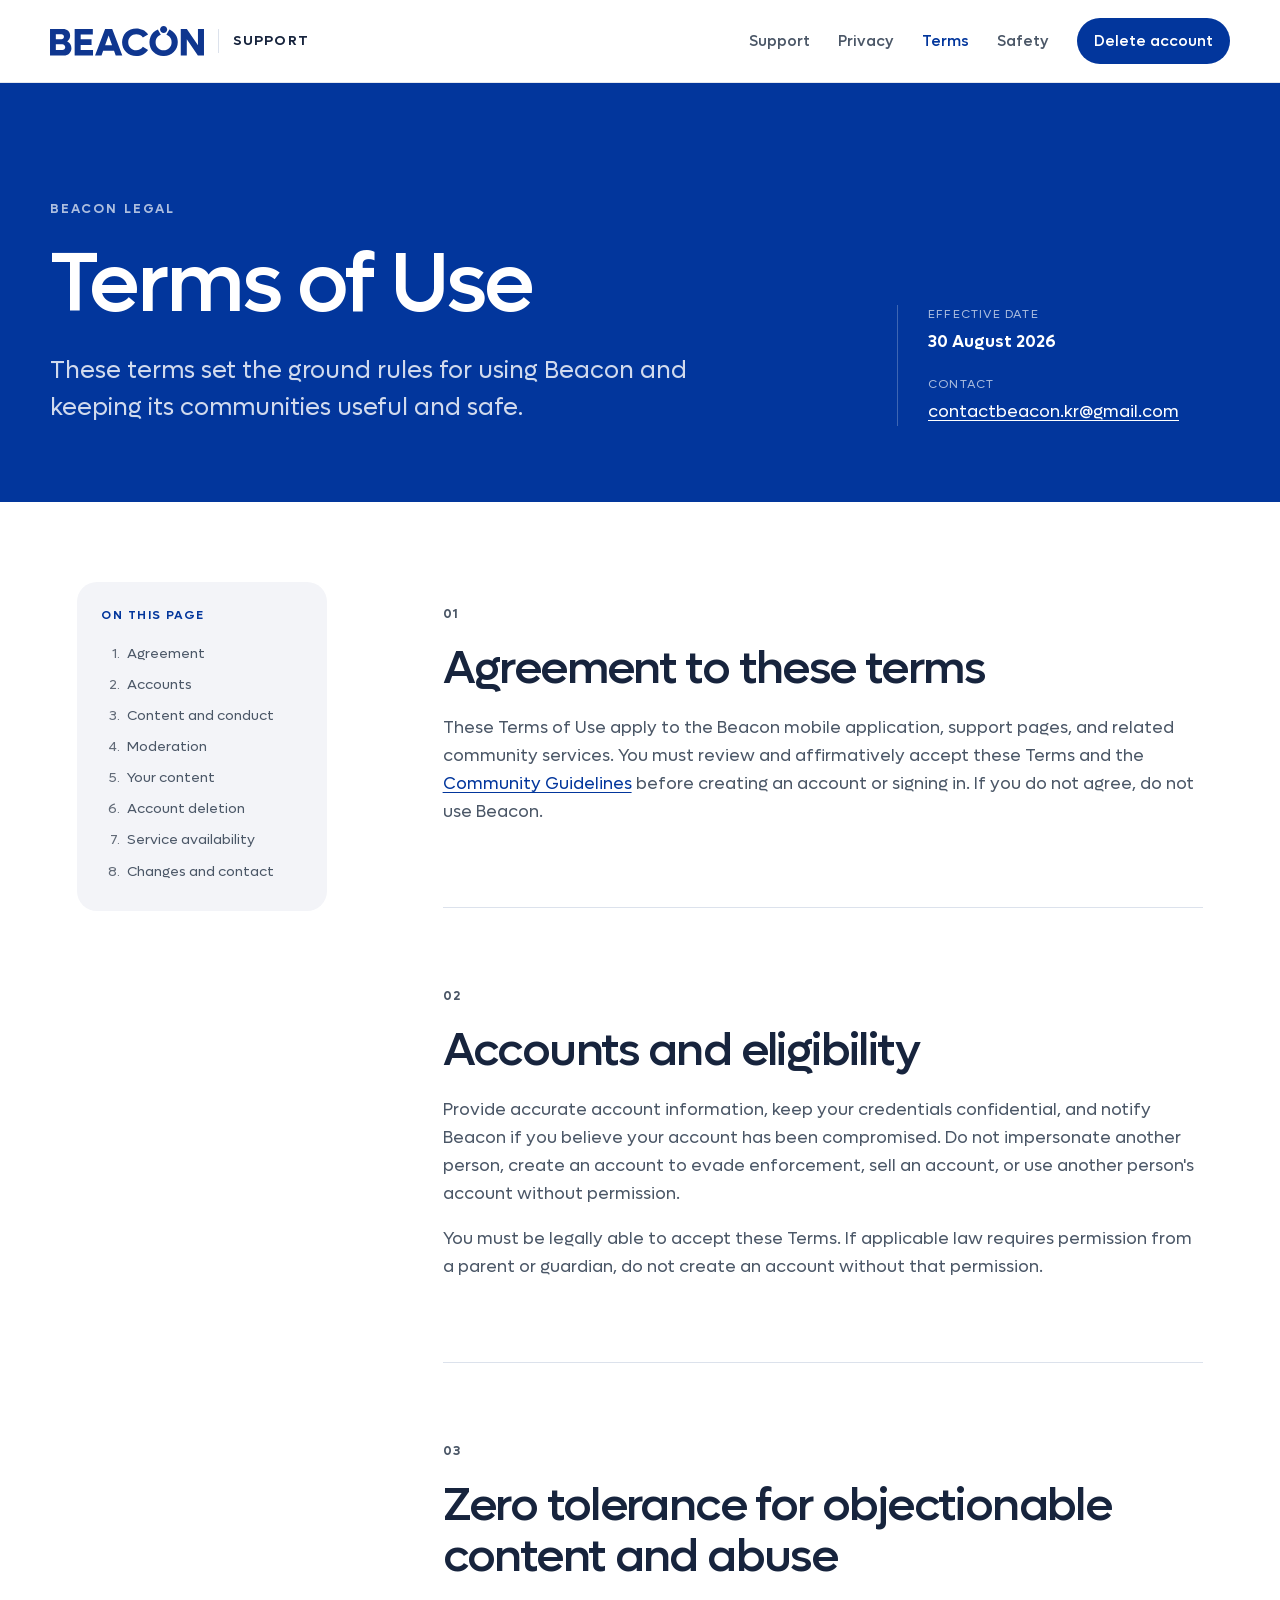
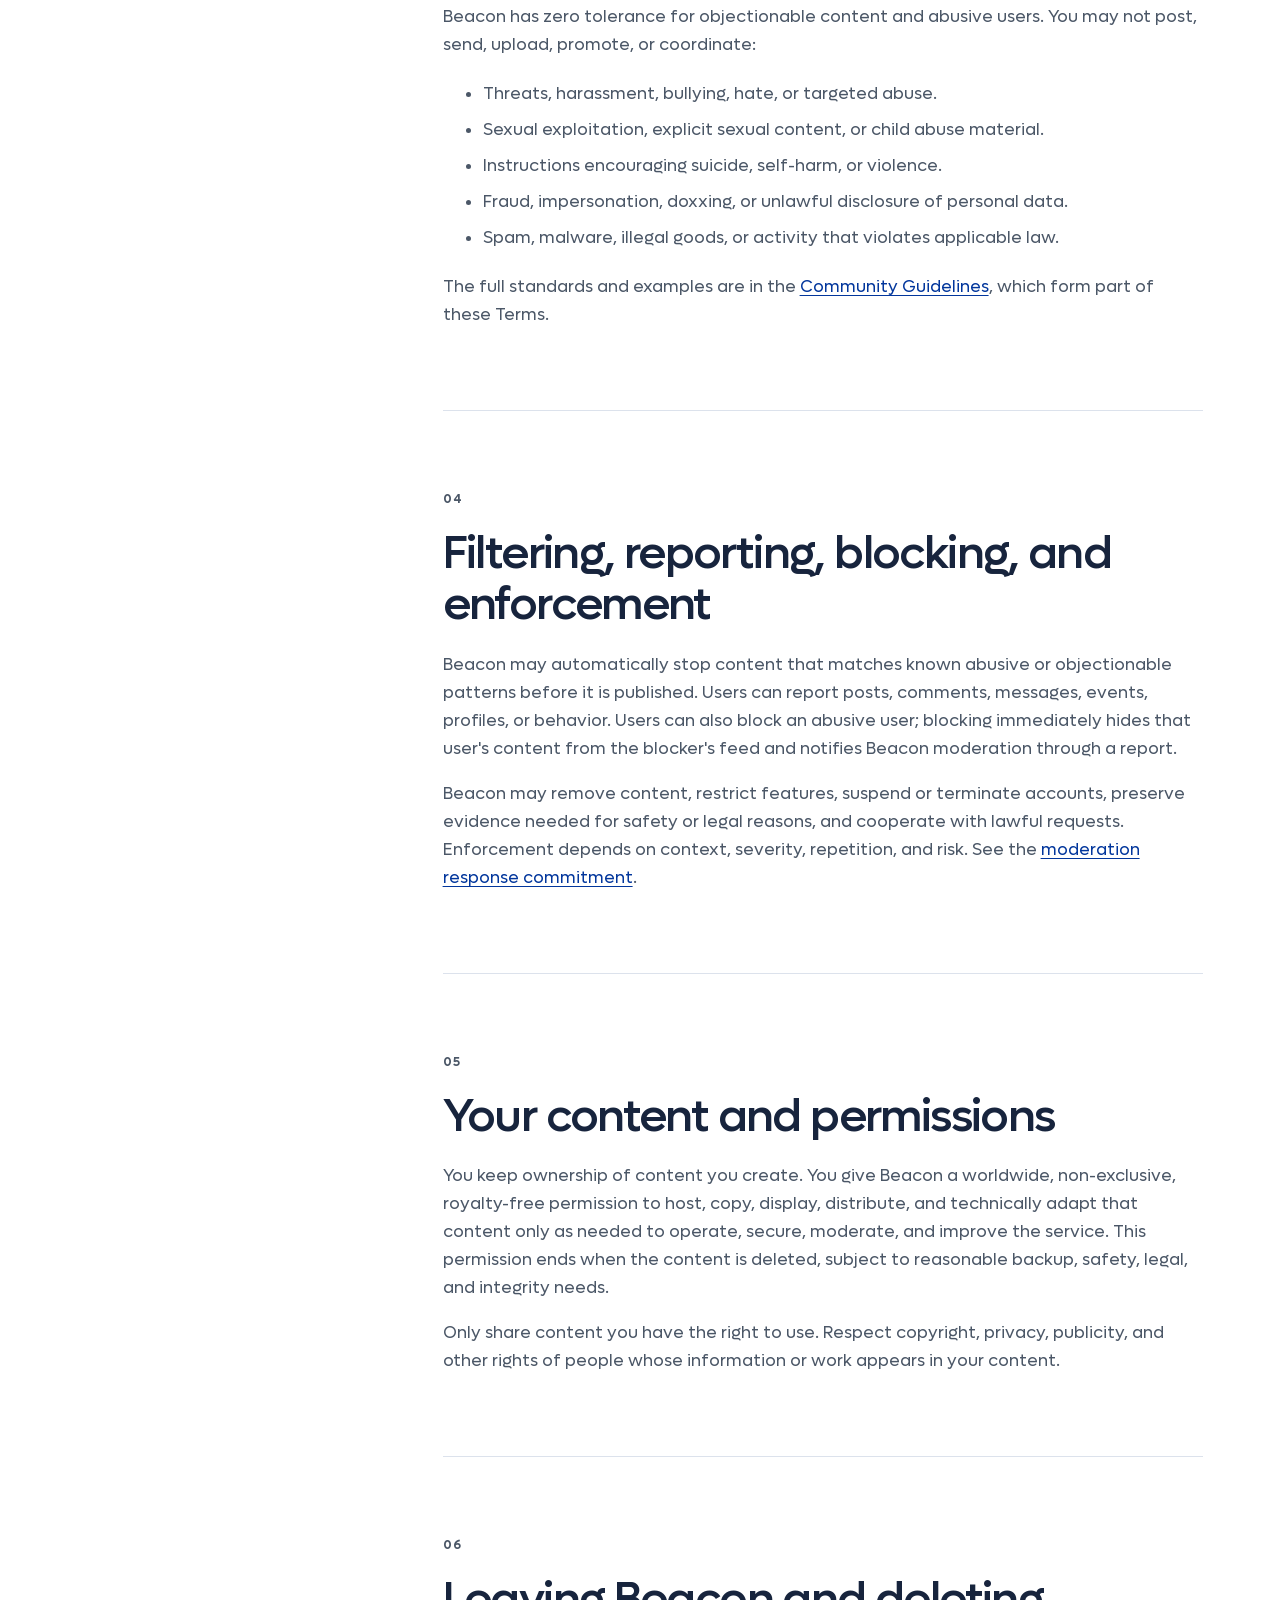
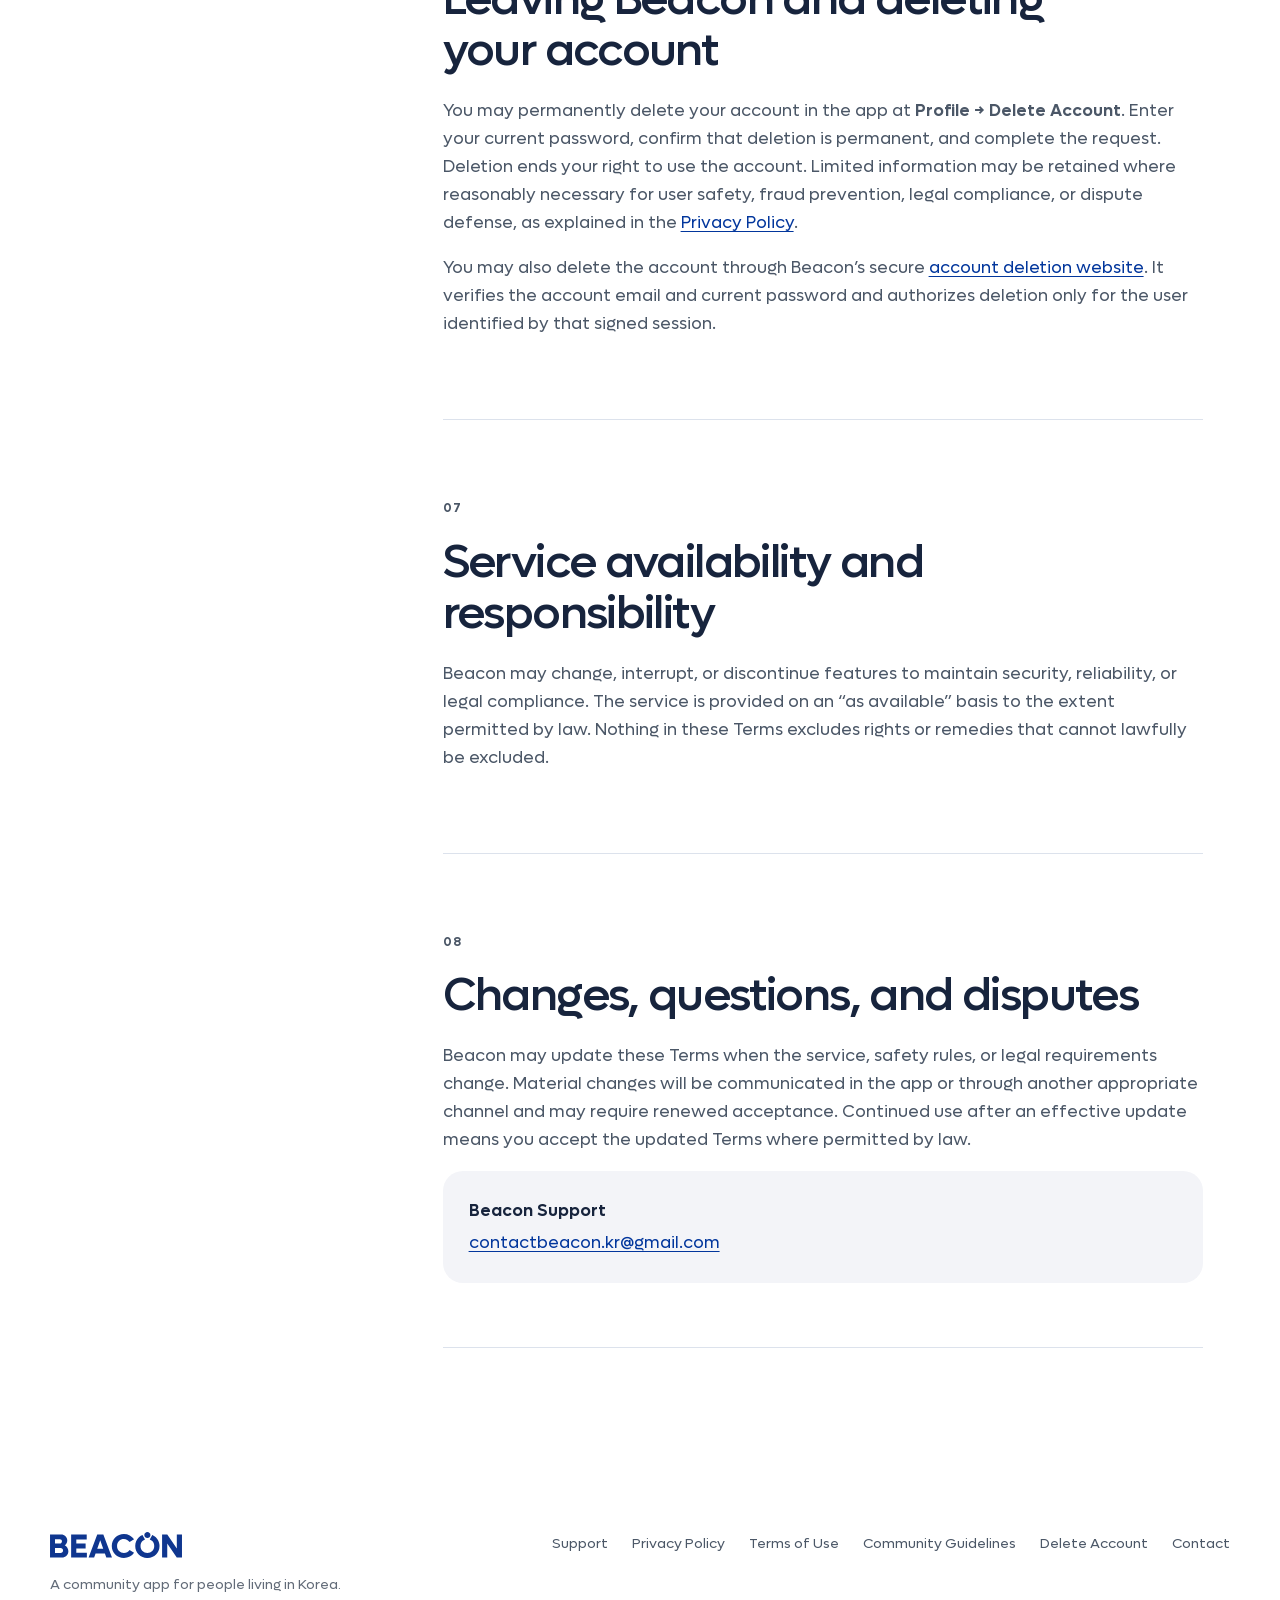
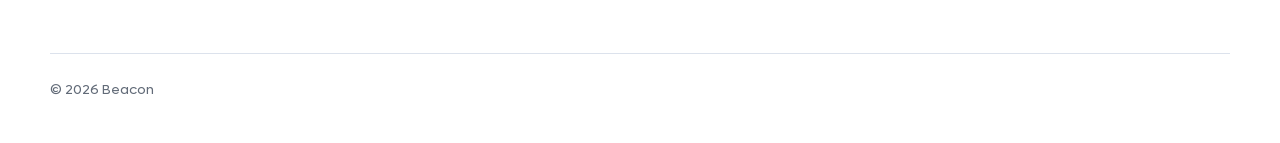
<file: terms/index.html>
<!DOCTYPE html>
<html lang="en">
  <head>
    <meta charset="utf-8">
    <meta name="viewport" content="width=device-width, initial-scale=1">
    <meta
      name="description"
      content="Beacon Terms of Use for accounts, community content, moderation, and account deletion."
    >
    <meta name="theme-color" content="#02369c">
    <link
      rel="canonical"
      href="https://ycm-you-can-manage.github.io/beacon-support/terms/"
    >
    <link rel="icon" type="image/png" href="../assets/favicon.png">
    <link rel="stylesheet" href="../styles.css?v=20260831">
    <title>Terms of Use — Beacon</title>
  </head>
  <body>
    <a class="skip-link" href="#main-content">Skip to content</a>

    <header class="site-header">
      <div class="shell header-inner">
        <a class="brand" href="../" aria-label="Beacon Support home">
          <img src="../assets/blue_beacon.svg" alt="Beacon">
          <span>Support</span>
        </a>
        <nav aria-label="Main navigation">
          <a href="../">Support</a>
          <a href="../privacy/">Privacy</a>
          <a aria-current="page" href="./">Terms</a>
          <a href="../community-guidelines/">Safety</a>
          <a class="nav-contact" href="../delete-account/"
            >Delete account</a
          >
        </nav>
      </div>
    </header>

    <main id="main-content">
      <section class="policy-hero">
        <div class="shell policy-hero-grid">
          <div>
            <p class="eyebrow">Beacon Legal</p>
            <h1>Terms of Use</h1>
            <p class="hero-lede">
              These terms set the ground rules for using Beacon and keeping its
              communities useful and safe.
            </p>
          </div>
          <div class="policy-meta">
            <span>Effective date</span>
            <strong>30 August 2026</strong>
            <span>Contact</span>
            <a href="mailto:contactbeacon.kr@gmail.com"
              >contactbeacon.kr@gmail.com</a
            >
          </div>
        </div>
      </section>

      <div class="shell policy-layout">
        <aside class="policy-nav" aria-label="Terms of use contents">
          <p>On this page</p>
          <ol>
            <li><a href="#agreement">Agreement</a></li>
            <li><a href="#accounts">Accounts</a></li>
            <li><a href="#conduct">Content and conduct</a></li>
            <li><a href="#moderation">Moderation</a></li>
            <li><a href="#rights">Your content</a></li>
            <li><a href="#deletion">Account deletion</a></li>
            <li><a href="#availability">Service availability</a></li>
            <li><a href="#changes">Changes and contact</a></li>
          </ol>
        </aside>

        <article class="policy-content">
          <section id="agreement">
            <p class="policy-number">01</p>
            <h2>Agreement to these terms</h2>
            <p>
              These Terms of Use apply to the Beacon mobile application,
              support pages, and related community services. You must review
              and affirmatively accept these Terms and the
              <a href="../community-guidelines/">Community Guidelines</a>
              before creating an account or signing in. If you do not agree,
              do not use Beacon.
            </p>
          </section>

          <section id="accounts">
            <p class="policy-number">02</p>
            <h2>Accounts and eligibility</h2>
            <p>
              Provide accurate account information, keep your credentials
              confidential, and notify Beacon if you believe your account has
              been compromised. Do not impersonate another person, create an
              account to evade enforcement, sell an account, or use another
              person's account without permission.
            </p>
            <p>
              You must be legally able to accept these Terms. If applicable law
              requires permission from a parent or guardian, do not create an
              account without that permission.
            </p>
          </section>

          <section id="conduct">
            <p class="policy-number">03</p>
            <h2>Zero tolerance for objectionable content and abuse</h2>
            <p>
              Beacon has zero tolerance for objectionable content and abusive
              users. You may not post, send, upload, promote, or coordinate:
            </p>
            <ul>
              <li>Threats, harassment, bullying, hate, or targeted abuse.</li>
              <li>Sexual exploitation, explicit sexual content, or child abuse material.</li>
              <li>Instructions encouraging suicide, self-harm, or violence.</li>
              <li>Fraud, impersonation, doxxing, or unlawful disclosure of personal data.</li>
              <li>Spam, malware, illegal goods, or activity that violates applicable law.</li>
            </ul>
            <p>
              The full standards and examples are in the
              <a href="../community-guidelines/">Community Guidelines</a>,
              which form part of these Terms.
            </p>
          </section>

          <section id="moderation">
            <p class="policy-number">04</p>
            <h2>Filtering, reporting, blocking, and enforcement</h2>
            <p>
              Beacon may automatically stop content that matches known abusive
              or objectionable patterns before it is published. Users can
              report posts, comments, messages, events, profiles, or behavior.
              Users can also block an abusive user; blocking immediately hides
              that user's content from the blocker's feed and notifies Beacon
              moderation through a report.
            </p>
            <p>
              Beacon may remove content, restrict features, suspend or
              terminate accounts, preserve evidence needed for safety or legal
              reasons, and cooperate with lawful requests. Enforcement depends
              on context, severity, repetition, and risk. See the
              <a href="../community-guidelines/#response">moderation response commitment</a>.
            </p>
          </section>

          <section id="rights">
            <p class="policy-number">05</p>
            <h2>Your content and permissions</h2>
            <p>
              You keep ownership of content you create. You give Beacon a
              worldwide, non-exclusive, royalty-free permission to host, copy,
              display, distribute, and technically adapt that content only as
              needed to operate, secure, moderate, and improve the service.
              This permission ends when the content is deleted, subject to
              reasonable backup, safety, legal, and integrity needs.
            </p>
            <p>
              Only share content you have the right to use. Respect copyright,
              privacy, publicity, and other rights of people whose information
              or work appears in your content.
            </p>
          </section>

          <section id="deletion">
            <p class="policy-number">06</p>
            <h2>Leaving Beacon and deleting your account</h2>
            <p>
              You may permanently delete your account in the app at
              <strong>Profile → Delete Account</strong>. Enter your current
              password, confirm that deletion is permanent, and complete the
              request. Deletion ends your right to use the account. Limited
              information may be retained where reasonably necessary for user
              safety, fraud prevention, legal compliance, or dispute defense,
              as explained in the <a href="../privacy/">Privacy Policy</a>.
            </p>
            <p>
              You may also delete the account through Beacon’s secure
              <a href="../delete-account/">account deletion website</a>. It
              verifies the account email and current password and authorizes
              deletion only for the user identified by that signed session.
            </p>
          </section>

          <section id="availability">
            <p class="policy-number">07</p>
            <h2>Service availability and responsibility</h2>
            <p>
              Beacon may change, interrupt, or discontinue features to maintain
              security, reliability, or legal compliance. The service is
              provided on an “as available” basis to the extent permitted by
              law. Nothing in these Terms excludes rights or remedies that
              cannot lawfully be excluded.
            </p>
          </section>

          <section id="changes">
            <p class="policy-number">08</p>
            <h2>Changes, questions, and disputes</h2>
            <p>
              Beacon may update these Terms when the service, safety rules, or
              legal requirements change. Material changes will be communicated
              in the app or through another appropriate channel and may require
              renewed acceptance. Continued use after an effective update means
              you accept the updated Terms where permitted by law.
            </p>
            <div class="policy-contact">
              <strong>Beacon Support</strong>
              <a href="mailto:contactbeacon.kr@gmail.com"
                >contactbeacon.kr@gmail.com</a
              >
            </div>
          </section>
        </article>
      </div>
    </main>

    <footer class="site-footer">
      <div class="shell footer-inner">
        <div>
          <img src="../assets/blue_beacon.svg" alt="Beacon">
          <p>A community app for people living in Korea.</p>
        </div>
        <div class="footer-links">
          <a href="../">Support</a>
          <a href="../privacy/">Privacy Policy</a>
          <a href="./">Terms of Use</a>
          <a href="../community-guidelines/">Community Guidelines</a>
          <a href="../delete-account/">Delete Account</a>
          <a href="mailto:contactbeacon.kr@gmail.com">Contact</a>
        </div>
        <p class="copyright">© <span data-current-year>2026</span> Beacon</p>
      </div>
    </footer>

    <script src="../script.js"></script>
  </body>
</html>
</file>
<file: styles.css>
@font-face {
  font-family: "Lufga";
  src: url("assets/fonts/LufgaRegular.ttf") format("truetype");
  font-weight: 400;
  font-style: normal;
  font-display: swap;
}

@font-face {
  font-family: "Lufga";
  src: url("assets/fonts/LufgaMedium.ttf") format("truetype");
  font-weight: 500;
  font-style: normal;
  font-display: swap;
}

@font-face {
  font-family: "Lufga";
  src: url("assets/fonts/LufgaSemiBold.ttf") format("truetype");
  font-weight: 600;
  font-style: normal;
  font-display: swap;
}

:root {
  --blue: #02369c;
  --blue-deep: #0f368f;
  --ink: #17243d;
  --slate: #4b5767;
  --muted: #626b78;
  --line: #dce2ec;
  --wash: #f3f4f8;
  --white: #ffffff;
  --shadow: 0 24px 70px rgba(15, 54, 143, 0.12);
  --radius-large: 28px;
  --radius-medium: 20px;
  --shell: 1180px;
}

* {
  box-sizing: border-box;
}

html {
  scroll-behavior: smooth;
}

body {
  margin: 0;
  color: var(--ink);
  background: var(--white);
  font-family: "Lufga", "Avenir Next", "Segoe UI", sans-serif;
  font-size: 17px;
  line-height: 1.65;
  -webkit-font-smoothing: antialiased;
}

img {
  display: block;
  max-width: 100%;
}

a {
  color: var(--blue);
  text-underline-offset: 0.18em;
}

a:hover {
  color: var(--blue-deep);
}

button,
a {
  -webkit-tap-highlight-color: transparent;
}

:focus-visible {
  outline: 3px solid rgba(2, 54, 156, 0.28);
  outline-offset: 4px;
  border-radius: 6px;
}

.skip-link {
  position: fixed;
  top: 12px;
  left: 12px;
  z-index: 100;
  padding: 10px 14px;
  color: var(--white);
  background: var(--blue);
  border-radius: 10px;
  transform: translateY(-160%);
}

.skip-link:focus {
  transform: translateY(0);
}

.shell {
  width: min(calc(100% - 48px), var(--shell));
  margin: 0 auto;
}

.site-header {
  position: sticky;
  top: 0;
  z-index: 20;
  background: rgba(255, 255, 255, 0.96);
  border-bottom: 1px solid rgba(220, 226, 236, 0.8);
  backdrop-filter: blur(16px);
}

.header-inner {
  min-height: 82px;
  display: flex;
  align-items: center;
  justify-content: space-between;
  gap: 32px;
}

.brand {
  display: inline-flex;
  align-items: center;
  gap: 14px;
  color: var(--ink);
  text-decoration: none;
  font-size: 14px;
  font-weight: 600;
  letter-spacing: 0.08em;
  text-transform: uppercase;
}

.brand img {
  width: 154px;
  height: auto;
}

.brand span {
  padding-left: 14px;
  border-left: 1px solid var(--line);
}

nav {
  display: flex;
  align-items: center;
  gap: 28px;
}

nav a {
  color: var(--slate);
  text-decoration: none;
  font-size: 15px;
  font-weight: 500;
}

nav a[aria-current="page"] {
  color: var(--blue);
}

nav .nav-contact {
  padding: 11px 17px;
  color: var(--white);
  background: var(--blue);
  border-radius: 999px;
}

nav .nav-contact[aria-current="page"] {
  color: var(--white);
}

nav .nav-contact:hover {
  color: var(--white);
  background: var(--blue-deep);
}

.hero {
  position: relative;
  overflow: hidden;
  padding: clamp(76px, 10vw, 136px) 0 96px;
}

.hero::after {
  content: "";
  position: absolute;
  width: 480px;
  height: 480px;
  right: -220px;
  top: -120px;
  border: 86px solid var(--wash);
  border-radius: 50%;
  z-index: -1;
}

.hero-grid {
  display: grid;
  grid-template-columns: minmax(0, 1.3fr) minmax(320px, 0.7fr);
  gap: clamp(48px, 8vw, 110px);
  align-items: center;
}

.eyebrow {
  margin: 0 0 18px;
  color: var(--blue);
  font-size: 13px;
  font-weight: 600;
  letter-spacing: 0.16em;
  text-transform: uppercase;
}

h1,
h2,
h3,
p {
  text-wrap: pretty;
}

h1,
h2,
h3 {
  margin-top: 0;
  letter-spacing: -0.035em;
  line-height: 1.12;
}

h1 {
  max-width: 760px;
  margin-bottom: 28px;
  font-size: clamp(48px, 7vw, 84px);
  font-weight: 500;
}

h2 {
  margin-bottom: 20px;
  font-size: clamp(34px, 4.2vw, 54px);
  font-weight: 500;
}

h3 {
  margin-bottom: 12px;
  font-size: 23px;
  font-weight: 500;
}

.hero-lede {
  max-width: 650px;
  margin: 0;
  color: var(--slate);
  font-size: clamp(19px, 2vw, 24px);
  line-height: 1.55;
}

.hero-actions {
  display: flex;
  flex-wrap: wrap;
  gap: 14px;
  margin-top: 38px;
}

.button {
  min-height: 52px;
  display: inline-flex;
  align-items: center;
  justify-content: center;
  padding: 13px 22px;
  border: 1px solid transparent;
  border-radius: 999px;
  text-decoration: none;
  font-weight: 600;
  transition:
    transform 160ms ease,
    background-color 160ms ease,
    border-color 160ms ease;
}

.button:hover {
  transform: translateY(-2px);
}

.button-primary {
  color: var(--white);
  background: var(--blue);
}

.button-primary:hover {
  color: var(--white);
  background: var(--blue-deep);
}

.button-secondary {
  color: var(--blue);
  background: var(--white);
  border-color: var(--line);
}

.button-secondary:hover {
  border-color: var(--blue);
}

.button-light {
  color: var(--blue);
  background: var(--white);
}

.button-light:hover {
  color: var(--blue-deep);
}

.contact-panel {
  padding: clamp(30px, 4vw, 44px);
  color: var(--white);
  background: var(--blue);
  border-radius: var(--radius-large);
  box-shadow: var(--shadow);
}

.contact-panel h2 {
  font-size: clamp(32px, 4vw, 46px);
}

.contact-panel p {
  color: rgba(255, 255, 255, 0.8);
}

.panel-index {
  margin: 0 0 70px;
  font-size: 12px;
  font-weight: 600;
  letter-spacing: 0.14em;
  text-transform: uppercase;
}

.contact-address {
  display: grid;
  gap: 4px;
  margin-top: 38px;
  padding-top: 22px;
  border-top: 1px solid rgba(255, 255, 255, 0.24);
}

.contact-address span {
  color: rgba(255, 255, 255, 0.68);
  font-size: 13px;
}

.contact-address a {
  color: var(--white);
  font-weight: 600;
  overflow-wrap: anywhere;
}

.section {
  padding: clamp(82px, 11vw, 132px) 0;
}

.section-tint {
  background: var(--wash);
}

.section-heading {
  max-width: 720px;
  margin-bottom: 48px;
}

.section-heading > p:last-child {
  color: var(--slate);
}

.topic-grid {
  display: grid;
  grid-template-columns: repeat(4, 1fr);
  border-top: 1px solid var(--line);
  border-bottom: 1px solid var(--line);
}

.topic-card {
  min-height: 290px;
  padding: 30px 26px;
  border-right: 1px solid var(--line);
}

.topic-card:last-child {
  border-right: 0;
}

.topic-number,
.policy-number {
  display: block;
  margin-bottom: 74px;
  color: var(--blue);
  font-size: 13px;
  font-weight: 600;
  letter-spacing: 0.12em;
}

.topic-card p {
  margin-bottom: 0;
  color: var(--slate);
  font-size: 15px;
}

.faq-layout {
  display: grid;
  grid-template-columns: 0.75fr 1.25fr;
  gap: clamp(60px, 9vw, 130px);
  align-items: start;
}

.sticky-heading {
  position: sticky;
  top: 128px;
}

.faq-list {
  border-top: 1px solid #cfd6e3;
}

details {
  border-bottom: 1px solid #cfd6e3;
}

summary {
  position: relative;
  padding: 26px 52px 26px 0;
  cursor: pointer;
  list-style: none;
  font-size: 19px;
  font-weight: 500;
}

summary::-webkit-details-marker {
  display: none;
}

summary::after {
  content: "+";
  position: absolute;
  right: 6px;
  top: 24px;
  color: var(--blue);
  font-size: 25px;
  font-weight: 400;
}

details[open] summary::after {
  content: "–";
}

details p {
  margin: -6px 52px 28px 0;
  color: var(--slate);
}

.account-section {
  padding-bottom: 44px;
}

.account-card {
  display: grid;
  grid-template-columns: 1fr 1fr;
  gap: 90px;
  padding: clamp(34px, 6vw, 72px);
  border: 1px solid var(--line);
  border-radius: var(--radius-large);
}

.account-card h2 {
  font-size: clamp(34px, 4.5vw, 56px);
}

.account-steps ol {
  margin: 0 0 24px;
  padding-left: 24px;
}

.account-steps li {
  padding: 5px 0 5px 8px;
}

.account-steps p {
  color: var(--slate);
}

.closing-section {
  padding-top: 44px;
}

.closing-card {
  padding: clamp(48px, 8vw, 92px);
  color: var(--white);
  text-align: center;
  background: var(--blue-deep);
  border-radius: var(--radius-large);
}

.closing-card .eyebrow {
  color: rgba(255, 255, 255, 0.68);
}

.closing-card h2 {
  max-width: 760px;
  margin-right: auto;
  margin-left: auto;
}

.site-footer {
  padding: 64px 0 42px;
}

.footer-inner {
  display: grid;
  grid-template-columns: 1fr auto;
  gap: 42px;
  align-items: start;
}

.footer-inner img {
  width: 132px;
}

.footer-inner p {
  margin: 15px 0 0;
  color: var(--muted);
  font-size: 14px;
}

.footer-links {
  display: flex;
  gap: 24px;
}

.footer-links a {
  color: var(--slate);
  text-decoration: none;
  font-size: 14px;
}

.copyright {
  grid-column: 1 / -1;
  padding-top: 24px;
  border-top: 1px solid var(--line);
}

.policy-hero {
  padding: clamp(72px, 9vw, 118px) 0 76px;
  color: var(--white);
  background: var(--blue);
}

.policy-hero .eyebrow {
  color: rgba(255, 255, 255, 0.68);
}

.policy-hero h1 {
  margin-bottom: 20px;
}

.policy-hero .hero-lede {
  color: rgba(255, 255, 255, 0.82);
}

.policy-hero-grid {
  display: grid;
  grid-template-columns: 1.4fr 0.6fr;
  gap: 70px;
  align-items: end;
}

.policy-meta {
  display: grid;
  gap: 3px;
  padding-left: 30px;
  border-left: 1px solid rgba(255, 255, 255, 0.24);
}

.policy-meta span {
  margin-top: 16px;
  color: rgba(255, 255, 255, 0.66);
  font-size: 12px;
  letter-spacing: 0.1em;
  text-transform: uppercase;
}

.policy-meta span:first-child {
  margin-top: 0;
}

.policy-meta a {
  color: var(--white);
  overflow-wrap: anywhere;
}

.policy-layout {
  display: grid;
  grid-template-columns: 250px minmax(0, 760px);
  gap: clamp(60px, 9vw, 130px);
  justify-content: center;
  padding-top: 80px;
  padding-bottom: 120px;
}

.policy-nav {
  position: sticky;
  top: 122px;
  align-self: start;
  padding: 24px;
  background: var(--wash);
  border-radius: var(--radius-medium);
}

.policy-nav > p {
  margin: 0 0 12px;
  color: var(--blue);
  font-size: 12px;
  font-weight: 600;
  letter-spacing: 0.12em;
  text-transform: uppercase;
}

.policy-nav ol {
  margin: 0;
  padding-left: 22px;
}

.policy-nav li {
  padding: 4px 0 4px 4px;
  color: var(--muted);
  font-size: 14px;
}

.policy-nav a {
  color: var(--slate);
  text-decoration: none;
}

.policy-content section {
  padding: 8px 0 64px;
  scroll-margin-top: 112px;
  border-bottom: 1px solid var(--line);
}

.policy-content section + section {
  padding-top: 64px;
}

.policy-content .policy-number {
  margin-bottom: 18px;
}

.policy-content h2 {
  font-size: clamp(32px, 4vw, 46px);
}

.policy-content h3 {
  margin-top: 32px;
  font-size: 20px;
  letter-spacing: -0.02em;
}

.policy-content p,
.policy-content li {
  color: var(--slate);
}

.policy-content li {
  padding: 4px 0;
}

.policy-contact {
  display: grid;
  gap: 4px;
  padding: 26px;
  background: var(--wash);
  border-radius: var(--radius-medium);
}

@media (max-width: 900px) {
  .hero-grid,
  .faq-layout,
  .account-card,
  .policy-hero-grid,
  .policy-layout {
    grid-template-columns: 1fr;
  }

  .topic-grid {
    grid-template-columns: repeat(2, 1fr);
  }

  .topic-card:nth-child(2) {
    border-right: 0;
  }

  .topic-card:nth-child(-n + 2) {
    border-bottom: 1px solid var(--line);
  }

  .sticky-heading,
  .policy-nav {
    position: static;
  }

  .policy-nav ol {
    columns: 2;
  }

  .policy-meta {
    padding-left: 0;
    border-left: 0;
  }
}

@media (max-width: 640px) {
  body {
    font-size: 16px;
  }

  .shell {
    width: min(calc(100% - 32px), var(--shell));
  }

  .header-inner {
    min-height: 72px;
  }

  .brand img {
    width: 124px;
  }

  .brand span {
    display: none;
  }

  nav {
    gap: 16px;
  }

  nav a:not(.nav-contact) {
    display: none;
  }

  nav .nav-contact {
    padding: 9px 14px;
    font-size: 14px;
  }

  .hero {
    padding-top: 64px;
  }

  h1 {
    font-size: clamp(44px, 15vw, 62px);
  }

  .hero-actions {
    display: grid;
  }

  .button {
    width: 100%;
  }

  .panel-index {
    margin-bottom: 44px;
  }

  .topic-grid {
    grid-template-columns: 1fr;
  }

  .topic-card {
    min-height: 0;
    border-right: 0;
    border-bottom: 1px solid var(--line);
  }

  .topic-card:last-child {
    border-bottom: 0;
  }

  .topic-number {
    margin-bottom: 42px;
  }

  .faq-layout {
    gap: 24px;
  }

  .account-card {
    gap: 28px;
    padding: 32px 24px;
  }

  .closing-card {
    padding: 48px 24px;
  }

  .footer-inner {
    grid-template-columns: 1fr;
  }

  .footer-links {
    flex-wrap: wrap;
  }

  .policy-layout {
    padding-top: 44px;
    padding-bottom: 80px;
  }

  .policy-nav ol {
    columns: 1;
  }
}

@media (prefers-reduced-motion: reduce) {
  html {
    scroll-behavior: auto;
  }

  .button {
    transition: none;
  }
}

.delete-hero h1 {
  max-width: 820px;
}

.delete-section {
  background:
    linear-gradient(180deg, var(--white) 0 56%, var(--wash) 56% 100%);
}

.delete-layout {
  display: grid;
  grid-template-columns: minmax(0, 0.82fr) minmax(420px, 1.18fr);
  gap: clamp(48px, 8vw, 108px);
  align-items: start;
}

.delete-guidance {
  padding-top: 28px;
}

.delete-guidance h2 {
  font-size: clamp(36px, 4.6vw, 56px);
}

.delete-guidance > p:not(.eyebrow) {
  color: var(--slate);
}

.verification-steps {
  display: grid;
  gap: 24px;
  margin: 42px 0;
  padding: 0;
  list-style: none;
  counter-reset: verification-step;
}

.verification-steps li {
  position: relative;
  min-height: 48px;
  padding-left: 68px;
  color: var(--slate);
  counter-increment: verification-step;
}

.verification-steps li::before {
  content: "0" counter(verification-step);
  position: absolute;
  top: 0;
  left: 0;
  display: grid;
  width: 46px;
  height: 46px;
  place-items: center;
  color: var(--blue);
  background: var(--wash);
  border: 1px solid var(--line);
  border-radius: 50%;
  font-size: 12px;
  font-weight: 600;
  letter-spacing: 0.08em;
}

.verification-steps strong {
  display: block;
  color: var(--ink);
}

.data-note {
  padding: 24px;
  background: var(--wash);
  border: 1px solid var(--line);
  border-radius: var(--radius-medium);
}

.data-note p {
  margin: 8px 0 0;
  color: var(--slate);
  font-size: 15px;
}

.delete-form-card {
  padding: clamp(30px, 5vw, 52px);
  background: var(--white);
  border: 1px solid var(--line);
  border-radius: var(--radius-large);
  box-shadow: var(--shadow);
}

.delete-form-card .panel-index {
  margin-bottom: 36px;
  color: var(--blue);
}

.delete-form-card h2 {
  font-size: clamp(34px, 4vw, 48px);
}

.delete-form-card > div > p:last-child {
  color: var(--slate);
}

#delete-account-form {
  display: grid;
  gap: 22px;
  margin-top: 36px;
}

.form-field {
  display: grid;
  gap: 8px;
}

.form-field label {
  color: var(--ink);
  font-size: 14px;
  font-weight: 600;
}

.form-field input {
  width: 100%;
  min-height: 54px;
  padding: 13px 16px;
  color: var(--ink);
  background: #f8f9fc;
  border: 1px solid var(--line);
  border-radius: 14px;
  font: inherit;
  font-size: 16px;
  transition:
    border-color 160ms ease,
    box-shadow 160ms ease,
    background-color 160ms ease;
}

.form-field input:hover {
  border-color: #bcc6d6;
}

.form-field input:focus {
  background: var(--white);
  border-color: var(--blue);
  box-shadow: 0 0 0 4px rgba(2, 54, 156, 0.1);
  outline: none;
}

.confirmation-check {
  display: grid;
  grid-template-columns: 22px 1fr;
  gap: 12px;
  align-items: start;
  color: var(--slate);
  cursor: pointer;
  font-size: 15px;
}

.confirmation-check input {
  width: 20px;
  height: 20px;
  margin: 3px 0 0;
  accent-color: var(--blue);
}

.form-security-note {
  margin: 0;
  padding: 16px 18px;
  color: var(--slate);
  background: var(--wash);
  border-radius: 14px;
  font-size: 13px;
}

.form-status {
  padding: 15px 17px;
  color: #7d1f24;
  background: #fff3f4;
  border: 1px solid #efc7ca;
  border-radius: 14px;
  font-size: 14px;
}

.form-status[data-type="info"] {
  color: var(--blue-deep);
  background: #f0f5ff;
  border-color: #c8d6f2;
}

.delete-button {
  min-height: 56px;
  padding: 14px 22px;
  color: var(--white);
  background: #a82d32;
  border: 0;
  border-radius: 999px;
  cursor: pointer;
  font: inherit;
  font-weight: 600;
  transition:
    transform 160ms ease,
    background-color 160ms ease,
    opacity 160ms ease;
}

.delete-button:hover:not(:disabled) {
  background: #7d1f24;
  transform: translateY(-2px);
}

.delete-button:disabled {
  cursor: wait;
  opacity: 0.62;
}

.delete-success {
  padding: 42px 0 12px;
  text-align: center;
}

.success-mark {
  display: grid;
  width: 62px;
  height: 62px;
  margin: 0 auto 24px;
  place-items: center;
  color: var(--white);
  background: var(--blue);
  border-radius: 50%;
  font-size: 30px;
}

.delete-success h2 {
  margin-bottom: 14px;
}

.delete-success p {
  margin-bottom: 28px;
  color: var(--slate);
}

.deletion-help {
  display: grid;
  grid-template-columns: 1fr 1fr;
  gap: clamp(42px, 8vw, 96px);
  align-items: center;
}

.deletion-help h2 {
  margin-bottom: 0;
}

.deletion-help > p {
  margin: 0;
  color: var(--slate);
}

@media (max-width: 900px) {
  .delete-layout,
  .deletion-help {
    grid-template-columns: 1fr;
  }

  .delete-guidance {
    padding-top: 0;
  }
}

@media (max-width: 640px) {
  .delete-section {
    background: var(--white);
  }

  .delete-form-card {
    padding: 28px 22px;
    box-shadow: 0 16px 40px rgba(15, 54, 143, 0.1);
  }

  .verification-steps li {
    padding-left: 60px;
  }
}

@media (prefers-reduced-motion: reduce) {
  .form-field input,
  .delete-button {
    transition: none;
  }
}
</file>
